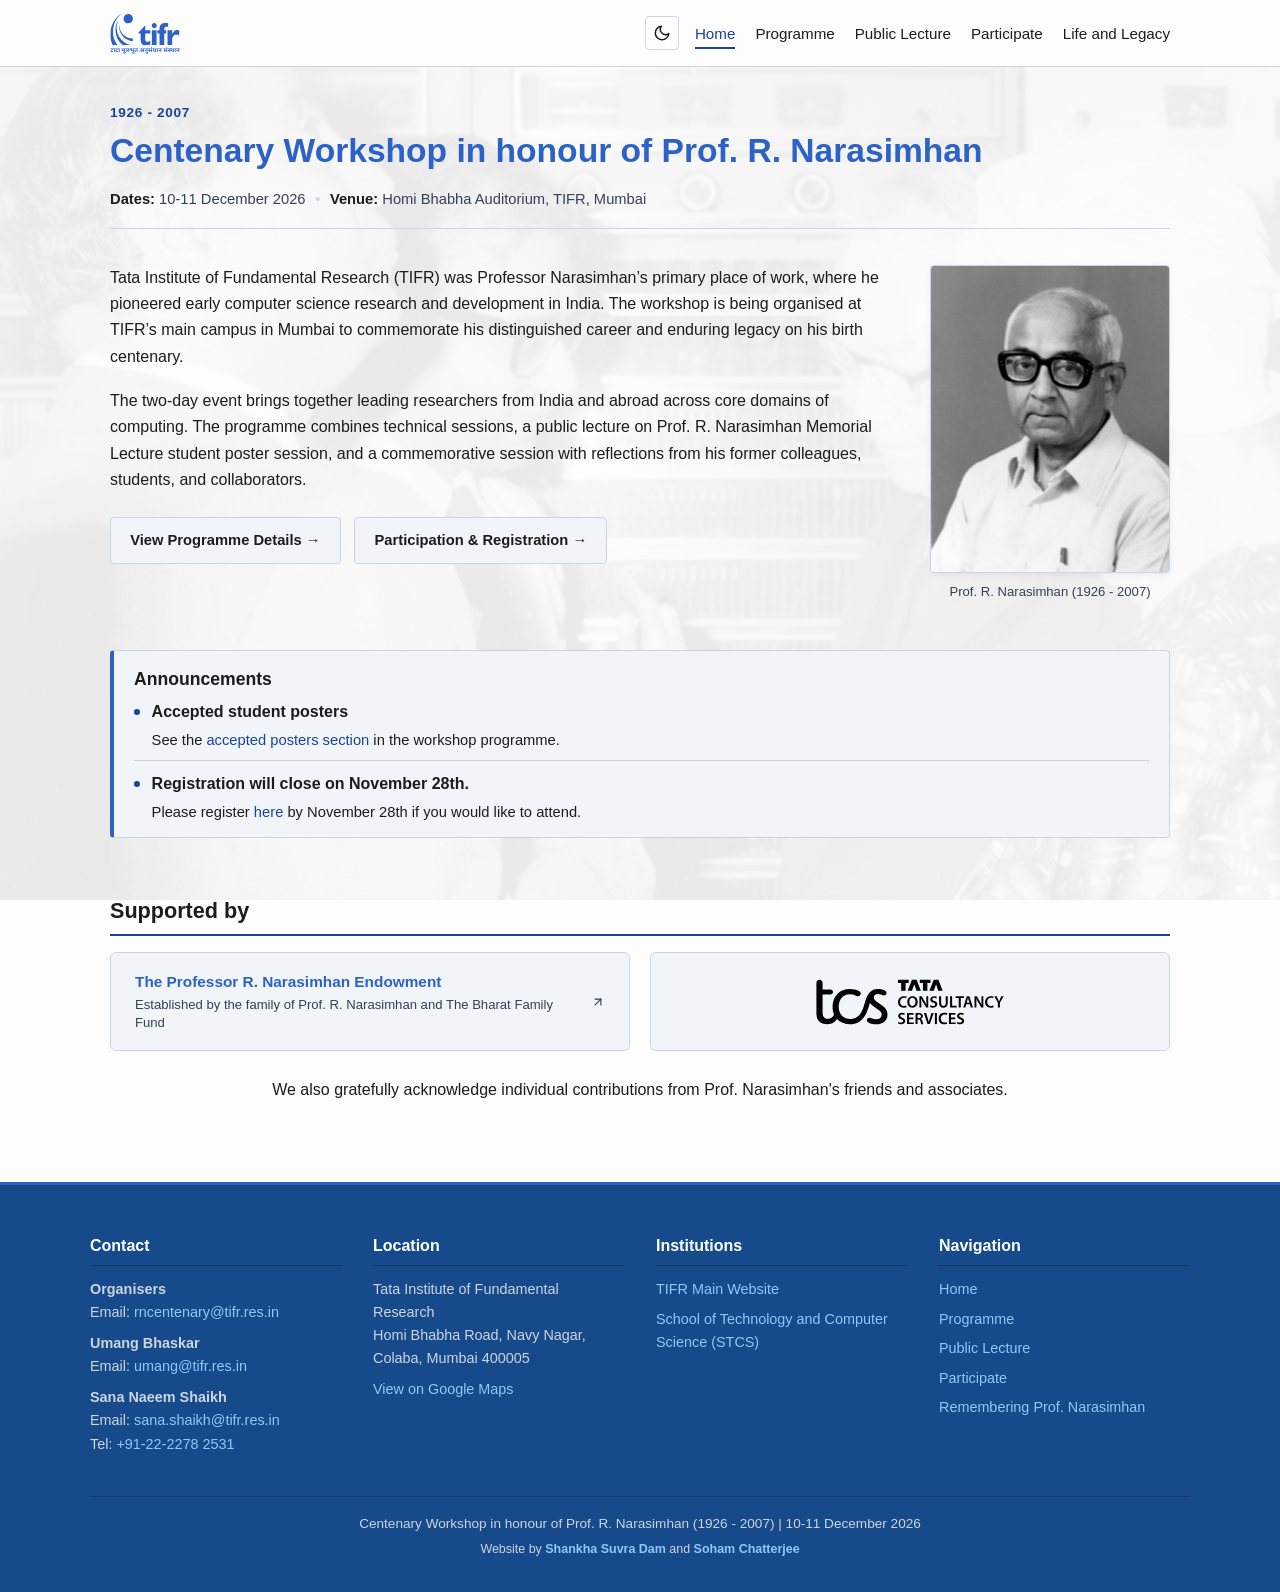
<file: index.html>
<!doctype html>
<html lang="en" data-theme="light">
  <head>
    <meta charset="UTF-8" />
    <meta name="viewport" content="width=device-width, initial-scale=1.0" />
    <title>
      Centenary Workshop: Prof. R. Narasimhan (1926 - 2007) | TIFR Mumbai
    </title>
    <link
      rel="icon"
      type="image/svg+xml"
      href="assets/tifr-favicon.svg"
      id="site-favicon"
    />
    <link rel="stylesheet" href="css/style.css" />
  </head>
  <body data-page="home">
    <header class="site-header">
      <div class="nav-container">
        <a href="index.html" class="brand-link">
          <img
            id="brand-logo"
            class="brand-logo"
            src="assets/tifr-logo-blue.svg"
            alt="TIFR Logo"
          />
        </a>

        <div class="nav-controls">
          <!-- Theme toggle: visible by default on both desktop and mobile -->
          <button
            id="theme-toggle"
            class="theme-toggle-btn"
            type="button"
            aria-label="Switch to dark theme"
          >
            <!-- Sun icon (visible in dark mode) -->
            <svg
              class="theme-icon icon-sun"
              width="18"
              height="18"
              viewBox="0 0 24 24"
              fill="none"
              stroke="currentColor"
              stroke-width="2"
              stroke-linecap="round"
              stroke-linejoin="round"
              aria-hidden="true"
            >
              <circle cx="12" cy="12" r="5"></circle>
              <line x1="12" y1="1" x2="12" y2="3"></line>
              <line x1="12" y1="21" x2="12" y2="23"></line>
              <line x1="4.22" y1="4.22" x2="5.64" y2="5.64"></line>
              <line x1="18.36" y1="18.36" x2="19.78" y2="19.78"></line>
              <line x1="1" y1="12" x2="3" y2="12"></line>
              <line x1="21" y1="12" x2="23" y2="12"></line>
              <line x1="4.22" y1="19.78" x2="5.64" y2="18.36"></line>
              <line x1="18.36" y1="5.64" x2="19.78" y2="4.22"></line>
            </svg>
            <!-- Moon crescent icon (visible in light mode) -->
            <svg
              class="theme-icon icon-moon"
              width="18"
              height="18"
              viewBox="0 0 24 24"
              fill="none"
              stroke="currentColor"
              stroke-width="2"
              stroke-linecap="round"
              stroke-linejoin="round"
              aria-hidden="true"
            >
              <path d="M21 12.79A9 9 0 1 1 11.21 3 7 7 0 0 0 21 12.79z"></path>
            </svg>
          </button>

          <!-- Mobile hamburger: only visible on smaller viewports -->
          <button
            id="menu-toggle"
            class="mobile-menu-toggle"
            type="button"
            aria-label="Toggle menu"
            aria-expanded="false"
          >
            &#9776;
          </button>

          <nav>
            <ul id="primary-nav" class="nav-menu">
              <li><a href="index.html" class="active">Home</a></li>
              <li><a href="programme.html">Programme</a></li>
              <li><a href="public-lecture.html">Public Lecture</a></li>
              <li><a href="participate.html">Participate</a></li>
              <li><a href="remembering.html">Life and Legacy</a></li>
            </ul>
          </nav>
        </div>
      </div>
    </header>

    <main id="main-content">
      <header class="home-hero">
        <div class="hero-badge">1926 - 2007</div>
        <h1 class="hero-title">
          Centenary Workshop in honour of Prof. R. Narasimhan
        </h1>
        <div class="programme-details-bar">
          <span class="detail-item"
            ><strong>Dates:</strong> 10-11 December 2026</span
          >
          <span class="detail-bullet" aria-hidden="true">&bull;</span>
          <span class="detail-item"
            ><strong>Venue:</strong> Homi Bhabha Auditorium, TIFR, Mumbai</span
          >
        </div>
      </header>

      <section class="home-intro-section">
        <div class="home-intro-text">
          <p>
            Tata Institute of Fundamental Research (TIFR) was Professor
            Narasimhan’s primary place of work, where he pioneered early
            computer science research and development in India. The workshop is
            being organised at TIFR’s main campus in Mumbai to commemorate his
            distinguished career and enduring legacy on his birth centenary.
          </p>
          <p>
            The two-day event brings together leading researchers from India and
            abroad across core domains of computing. The programme combines
            technical sessions, a public lecture on Prof. R. Narasimhan Memorial
            Lecture student poster session, and a commemorative session with
            reflections from his former colleagues, students, and collaborators.
          </p>

          <div class="home-action-row">
            <a href="programme.html" class="btn-secondary"
              >View Programme Details &rarr;</a
            >
            <a href="participate.html" class="btn-secondary"
              >Participation & Registration &rarr;</a
            >
          </div>
        </div>

        <div class="profile-figure-wrap">
          <img
            src="assets/r_narasimhan_photo.jpg"
            alt="Prof. R. Narasimhan"
            class="profile-main-photo"
          />
          <p class="figure-caption">Prof. R. Narasimhan (1926 - 2007)</p>
        </div>
      </section>

      <!-- Announcements controlled by js/notices.js -->
      <div id="notices-mount" class="quote-section"></div>

      <!-- Dynamic Sponsors Strip -->
      <div id="sponsors-mount"></div>
    </main>

    <footer class="site-footer">
      <div class="footer-container">
        <div class="footer-col">
          <h4>Contact</h4>
          <p>
            <strong>Organisers</strong><br />Email:
            <a href="mailto:rncentenary@tifr.res.in">rncentenary@tifr.res.in</a>
          </p>

          <p>
            <strong>Umang Bhaskar</strong><br />Email:
            <a href="mailto:umang@tifr.res.in">umang@tifr.res.in</a>
          </p>
          <p>
            <strong>Sana Naeem Shaikh</strong><br />Email:
            <a href="mailto:sana.shaikh@tifr.res.in">sana.shaikh@tifr.res.in</a
            ><br />Tel:
            <a href="tel:+912222782531">+91-22-2278 2531</a>
          </p>
        </div>

        <div class="footer-col">
          <h4>Location</h4>
          <p>
            Tata Institute of Fundamental Research<br />Homi Bhabha Road, Navy
            Nagar, Colaba, Mumbai 400005
          </p>
          <p>
            <a
              href="https://maps.app.goo.gl/NHsNqvXtUPAAAsdW9"
              target="_blank"
              rel="noopener noreferrer"
              >View on Google Maps</a
            >
          </p>
        </div>

        <div class="footer-col">
          <h4>Institutions</h4>
          <ul>
            <li>
              <a
                href="https://www.tifr.res.in"
                target="_blank"
                rel="noopener noreferrer"
                >TIFR Main Website</a
              >
            </li>
            <li>
              <a
                href="https://www.tcs.tifr.res.in/web/"
                target="_blank"
                rel="noopener noreferrer"
                >School of Technology and Computer Science (STCS)</a
              >
            </li>
          </ul>
        </div>

        <div class="footer-col">
          <h4>Navigation</h4>
          <ul>
            <li><a href="index.html">Home</a></li>
            <li><a href="programme.html">Programme</a></li>
            <li><a href="public-lecture.html">Public Lecture</a></li>
            <li><a href="participate.html">Participate</a></li>
            <li><a href="remembering.html">Remembering Prof. Narasimhan</a></li>
          </ul>
        </div>
      </div>

      <div class="footer-bottom">
        <p>
          Centenary Workshop in honour of Prof. R. Narasimhan (1926 - 2007) |
          10-11 December 2026
        </p>
        <p class="footer-credit">
          Website by
          <a
            href="https://spidermath.github.io/"
            target="_blank"
            rel="noopener noreferrer"
            >Shankha Suvra Dam</a
          >
          and
          <a
            href="https://sohamch08.github.io/"
            target="_blank"
            rel="noopener noreferrer"
            >Soham Chatterjee</a
          >
        </p>
      </div>
    </footer>

    <script src="js/theme.js"></script>
    <script src="js/notices.js"></script>
    <script src="js/data.js"></script>
    <script src="js/sponsors.js"></script>
  </body>
</html>
</file>
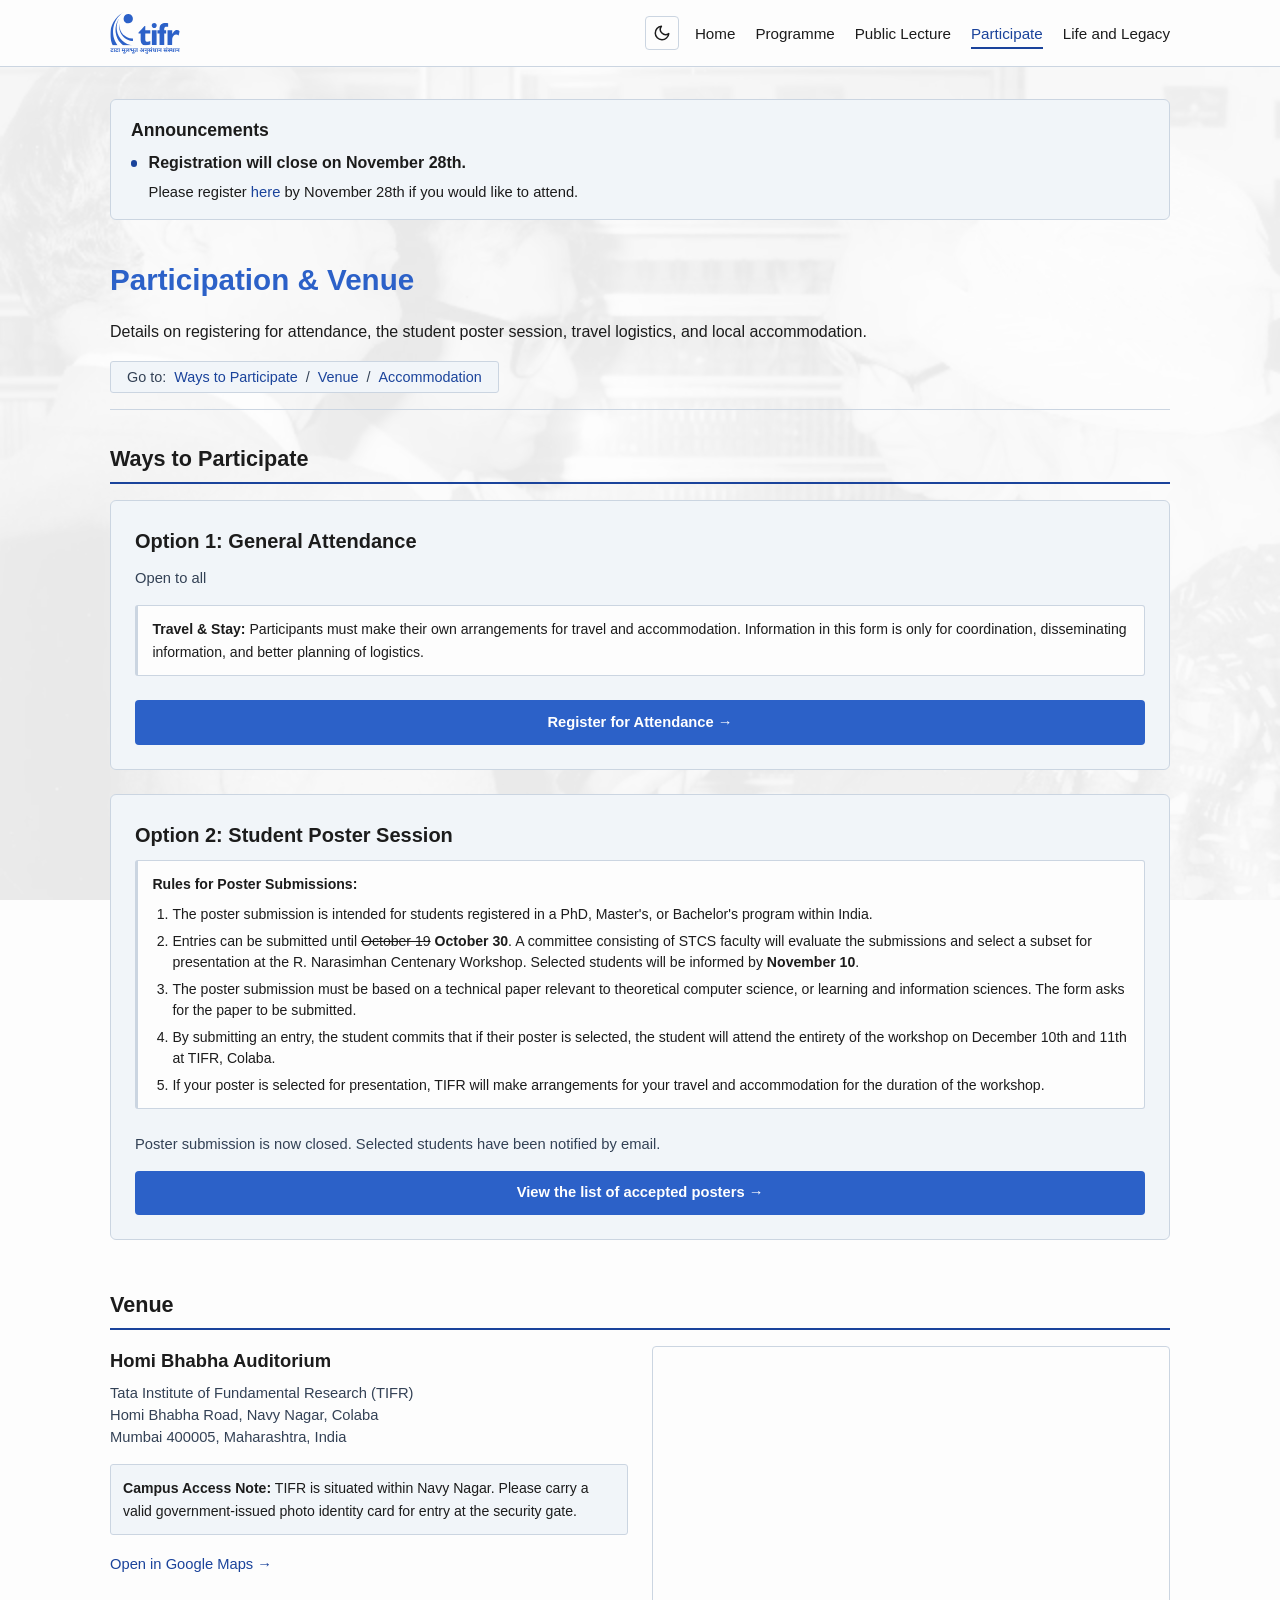
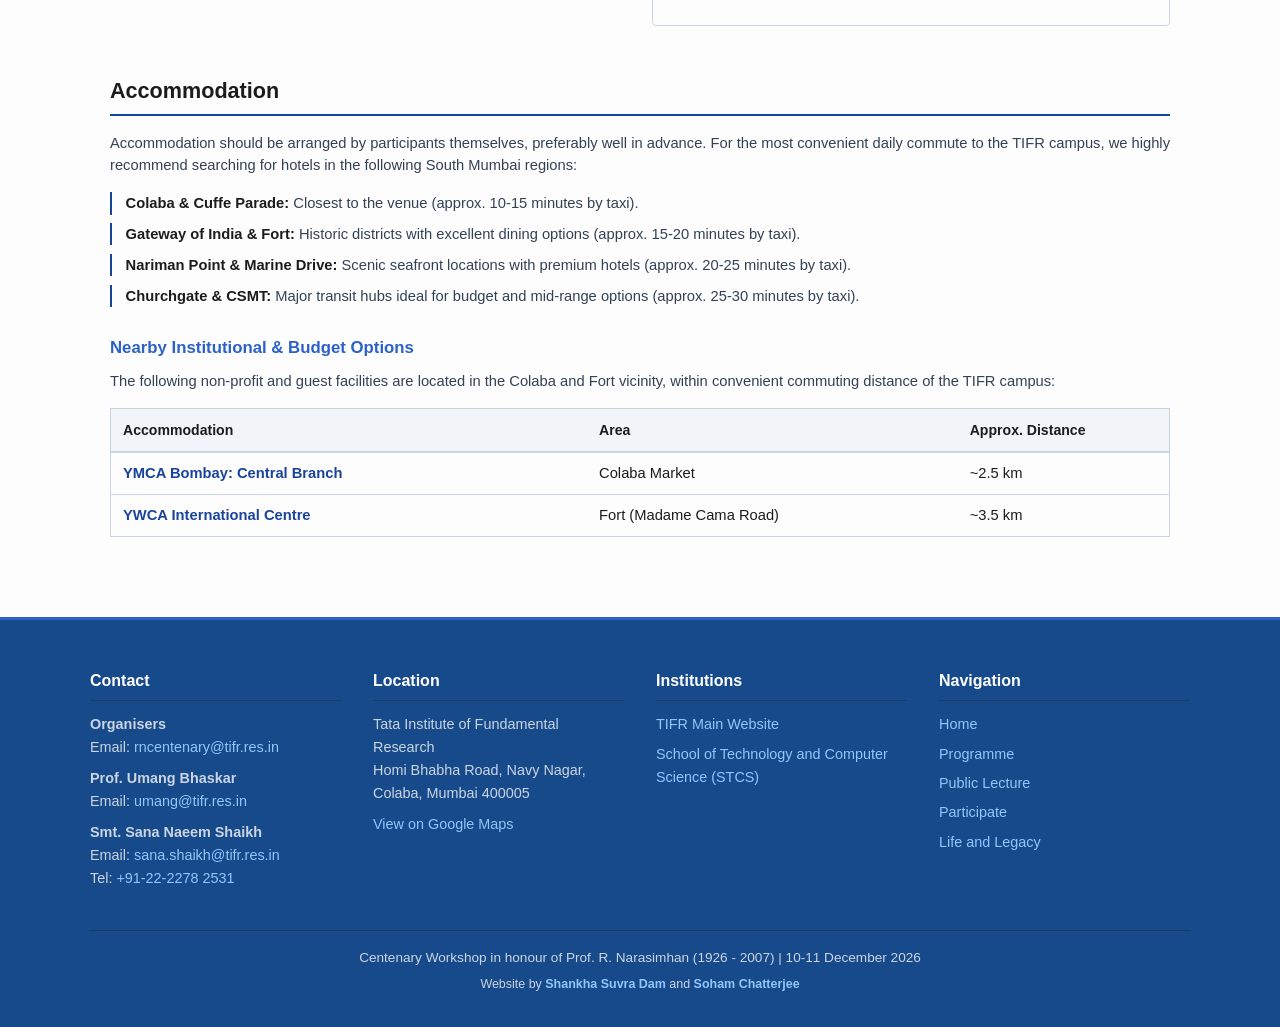
<file: participate.html>
<!doctype html>
<html lang="en" data-theme="light">
    <head>
        <meta charset="UTF-8" />
        <meta name="viewport" content="width=device-width, initial-scale=1.0" />
        <title>Participate | Centenary Workshop for Prof. R. Narasimhan</title>
        <link rel="icon" type="image/svg+xml" href="assets/tifr-favicon.svg" id="site-favicon" />
        <link rel="stylesheet" href="css/style.css" />
    </head>
    <body data-page="participate">
        <header class="site-header">
            <div class="nav-container">
                <a href="index.html" class="brand-link">
                    <img id="brand-logo" class="brand-logo" src="assets/tifr-logo-blue.svg" alt="TIFR Logo" />
                </a>

                <div class="nav-controls">
                    <button id="theme-toggle" class="theme-toggle-btn" type="button" aria-label="Switch to dark theme">
                        <svg
                            class="theme-icon icon-sun"
                            width="18"
                            height="18"
                            viewBox="0 0 24 24"
                            fill="none"
                            stroke="currentColor"
                            stroke-width="2"
                            stroke-linecap="round"
                            stroke-linejoin="round"
                            aria-hidden="true"
                        >
                            <circle cx="12" cy="12" r="5"></circle>
                            <line x1="12" y1="1" x2="12" y2="3"></line>
                            <line x1="12" y1="21" x2="12" y2="23"></line>
                            <line x1="4.22" y1="4.22" x2="5.64" y2="5.64"></line>
                            <line x1="18.36" y1="18.36" x2="19.78" y2="19.78"></line>
                            <line x1="1" y1="12" x2="3" y2="12"></line>
                            <line x1="21" y1="12" x2="23" y2="12"></line>
                            <line x1="4.22" y1="19.78" x2="5.64" y2="18.36"></line>
                            <line x1="18.36" y1="5.64" x2="19.78" y2="4.22"></line>
                        </svg>
                        <svg
                            class="theme-icon icon-moon"
                            width="18"
                            height="18"
                            viewBox="0 0 24 24"
                            fill="none"
                            stroke="currentColor"
                            stroke-width="2"
                            stroke-linecap="round"
                            stroke-linejoin="round"
                            aria-hidden="true"
                        >
                            <path d="M21 12.79A9 9 0 1 1 11.21 3 7 7 0 0 0 21 12.79z"></path>
                        </svg>
                    </button>

                    <button
                        id="menu-toggle"
                        class="mobile-menu-toggle"
                        type="button"
                        aria-label="Toggle menu"
                        aria-expanded="false"
                    >
                        &#9776;
                    </button>

                    <nav>
                        <ul id="primary-nav" class="nav-menu">
                            <li><a href="index.html">Home</a></li>
                            <li><a href="programme.html">Programme</a></li>
                            <li><a href="public-lecture.html">Public Lecture</a></li>
                            <li><a href="participate.html" class="active">Participate</a></li>
                            <li><a href="remembering.html">Life and Legacy</a></li>
                        </ul>
                    </nav>
                </div>
            </div>
        </header>

        <main id="main-content">
            <div id="notices-mount"></div>

            <div class="programme-header">
                <h1 class="page-title">Participation & Venue</h1>
                <p class="programme-meta">
                    Details on registering for attendance, the student poster session, travel logistics, and local
                    accommodation.
                </p>

                <nav class="section-jump-nav" aria-label="Page sub-navigation">
                    <span>Go to:</span>
                    <a href="#engagement-tracks">Ways to Participate</a>
                    <span class="jump-separator">/</span>
                    <a href="#venue-location">Venue</a>
                    <span class="jump-separator">/</span>
                    <a href="#accommodation-guide">Accommodation</a>
                </nav>
            </div>

            <!-- Section 1: Two Ways to Participate -->
            <section id="engagement-tracks" class="programme-block">
                <h2 class="section-heading">Ways to Participate</h2>

                <div class="participation-grid">
                    <!-- Track 1: General Attendance -->
                    <article class="track-card">
                        <h3 class="track-title">Option 1: General Attendance</h3>
                        <p class="track-description">Open to all</p>

                        <div class="track-policy-box">
                            <strong>Travel & Stay:</strong> Participants must make their own arrangements for travel and
                            accommodation. Information in this form is only for coordination, disseminating information, and better planning of logistics.
                        </div>

                        <a
                            href="https://forms.gle/dMWKAp92bVZXLoBAA"
                            target="_blank"
                            rel="noopener noreferrer"
                            class="btn-primary"
                        >
                            Register for Attendance &rarr;
                        </a>
                    </article>

                    <!-- Track 2: Student Poster Submissions -->
                    <article class="track-card">
                        <h3 class="track-title">Option 2: Student Poster Session</h3>

                        <div class="track-policy-box">
                            <strong>Rules for Poster Submissions:</strong>
                            <ol class="poster-rules-list">
                                <li>The poster submission is intended for students registered in a PhD, Master's, or Bachelor's program within India.</li>
                                <li>Entries can be submitted until <strike>October 19</strike> <strong>October 30</strong>. A committee consisting of STCS faculty will evaluate the submissions and select a subset for presentation at the R. Narasimhan Centenary Workshop. Selected students will be informed by <strong>November 10</strong>.</li>
                                <li>The poster submission must be based on a technical paper relevant to theoretical computer science, or learning and information sciences. The form asks for the paper to be submitted.</li>
                                <li>By submitting an entry, the student commits that if their poster is selected, the student will attend the entirety of the workshop on December 10th and 11th at TIFR, Colaba.</li>
                                <li>If your poster is selected for presentation, TIFR will make arrangements for your travel and accommodation for the duration of the workshop.</li>
                            </ol>
                        </div>

                        <p class="track-description">Poster submission is now closed. Selected students have been notified by email.</p>
                        <a href="programme.html#accepted-posters" class="btn-primary">
                            View the list of accepted posters &rarr;
                        </a>
                    </article>
                </div>
            </section>

            <!-- Section 2: Venue and Location -->
            <section id="venue-location" class="programme-block">
                <h2 class="section-heading">Venue</h2>

                <div class="venue-layout">
                    <div class="venue-info">
                        <h3>Homi Bhabha Auditorium</h3>
                        <p class="venue-address">
                            Tata Institute of Fundamental Research (TIFR)<br />
                            Homi Bhabha Road, Navy Nagar, Colaba<br />
                            Mumbai 400005, Maharashtra, India
                        </p>

                        <div class="venue-notice">
                            <strong>Campus Access Note:</strong> TIFR is situated within Navy Nagar. Please carry a
                            valid government-issued photo identity card for entry at the security gate.
                        </div>

                        <p class="venue-links">
                            <a
                                href="https://maps.app.goo.gl/NHsNqvXtUPAAAsdW9"
                                target="_blank"
                                rel="noopener noreferrer"
                                >Open in Google Maps &rarr;</a
                            >
                        </p>
                    </div>

                    <div class="map-wrapper">
                        <iframe
                            title="Google Map of Homi Bhabha Auditorium, TIFR Mumbai"
                            src="https://maps.google.com/maps?q=Homi+Bhabha+Auditorium,+TIFR,+Mumbai&t=&z=15&ie=UTF8&iwloc=&output=embed"
                            loading="lazy"
                            allowfullscreen
                        >
                        </iframe>
                    </div>
                </div>
            </section>

            <!-- Section 3: Accommodation -->
            <section id="accommodation-guide" class="programme-block">
                <h2 class="section-heading">Accommodation</h2>

                <p class="accommodation-note">
                    Accommodation should be arranged by participants themselves, preferably well in advance. For the
                    most convenient daily commute to the TIFR campus, we highly recommend searching for hotels in the
                    following South Mumbai regions:
                </p>

                <ul class="accommodation-regions-list">
                    <li>
                        <strong>Colaba & Cuffe Parade:</strong> Closest to the venue (approx. 10-15 minutes by taxi).
                    </li>
                    <li>
                        <strong>Gateway of India & Fort:</strong> Historic districts with excellent dining options
                        (approx. 15-20 minutes by taxi).
                    </li>
                    <li>
                        <strong>Nariman Point & Marine Drive:</strong> Scenic seafront locations with premium hotels
                        (approx. 20-25 minutes by taxi).
                    </li>
                    <li>
                        <strong>Churchgate & CSMT:</strong> Major transit hubs ideal for budget and mid-range options
                        (approx. 25-30 minutes by taxi).
                    </li>
                </ul>

                <h3 class="accommodation-subheading">Nearby Institutional & Budget Options</h3>
                <p class="accommodation-note">
                    The following non-profit and guest facilities are located in the Colaba and Fort vicinity, within
                    convenient commuting distance of the TIFR campus:
                </p>

                <table class="timetable hotel-table">
                    <thead>
                        <tr>
                            <th class="hotel-th-name">Accommodation</th>
                            <th class="hotel-th-area">Area</th>
                            <th class="hotel-th-dist">Approx. Distance</th>
                        </tr>
                    </thead>
                    <tbody>
                        <tr>
                            <td>
                                <strong
                                    ><a
                                        href="https://ymcabombay.org/central-branch-colaba/"
                                        target="_blank"
                                        rel="noopener noreferrer"
                                        >YMCA Bombay: Central Branch</a
                                    ></strong
                                >
                            </td>
                            <td>Colaba Market</td>
                            <td>~2.5 km</td>
                        </tr>
                        <tr>
                            <td>
                                <strong
                                    ><a href="https://www.ywcaic.info/" target="_blank" rel="noopener noreferrer"
                                        >YWCA International Centre</a
                                    ></strong
                                >
                            </td>
                            <td>Fort (Madame Cama Road)</td>
                            <td>~3.5 km</td>
                        </tr>
                    </tbody>
                </table>
            </section>
        </main>

        <footer class="site-footer">
            <div class="footer-container">
                <div class="footer-col">
                    <h4>Contact</h4>
                    <p>
                        <strong>Organisers</strong><br />Email:
                        <a href="mailto:rncentenary@tifr.res.in">rncentenary@tifr.res.in</a>
                    </p>

                    <p>
                        <strong>Prof. Umang Bhaskar</strong><br />Email:
                        <a href="mailto:umang@tifr.res.in">umang@tifr.res.in</a>
                    </p>
                    <p>
                        <strong>Smt. Sana Naeem Shaikh</strong><br />Email:
                        <a href="mailto:sana.shaikh@tifr.res.in">sana.shaikh@tifr.res.in</a><br />Tel:
                        <a href="tel:+912222782531">+91-22-2278 2531</a>
                    </p>
                </div>

                <div class="footer-col">
                    <h4>Location</h4>
                    <p>
                        Tata Institute of Fundamental Research<br />Homi Bhabha Road, Navy Nagar, Colaba, Mumbai 400005
                    </p>
                    <p>
                        <a href="https://maps.app.goo.gl/NHsNqvXtUPAAAsdW9" target="_blank" rel="noopener noreferrer"
                            >View on Google Maps</a
                        >
                    </p>
                </div>

                <div class="footer-col">
                    <h4>Institutions</h4>
                    <ul>
                        <li>
                            <a href="https://www.tifr.res.in" target="_blank" rel="noopener noreferrer"
                                >TIFR Main Website</a
                            >
                        </li>
                        <li>
                            <a href="https://www.tcs.tifr.res.in/web/" target="_blank" rel="noopener noreferrer"
                                >School of Technology and Computer Science (STCS)</a
                            >
                        </li>
                    </ul>
                </div>

                <div class="footer-col">
                    <h4>Navigation</h4>
                    <ul>
                        <li><a href="index.html">Home</a></li>
                        <li><a href="programme.html">Programme</a></li>
                        <li><a href="public-lecture.html">Public Lecture</a></li>
                        <li><a href="participate.html">Participate</a></li>
                        <li><a href="remembering.html">Life and Legacy</a></li>
                    </ul>
                </div>
            </div>

            <div class="footer-bottom">
                <p>Centenary Workshop in honour of Prof. R. Narasimhan (1926 - 2007) | 10-11 December 2026</p>
                <p class="footer-credit">
                    Website by
                    <a href="https://spidermath.github.io/" target="_blank" rel="noopener noreferrer"
                        >Shankha Suvra Dam</a
                    > and <a href="https://sohamch08.github.io/" target="_blank" rel="noopener noreferrer"
                        >Soham Chatterjee</a
                    >
                </p>
            </div>
        </footer>

        <script src="js/theme.js"></script>
        <script src="js/notices.js"></script>
    </body>
</html>
</file>
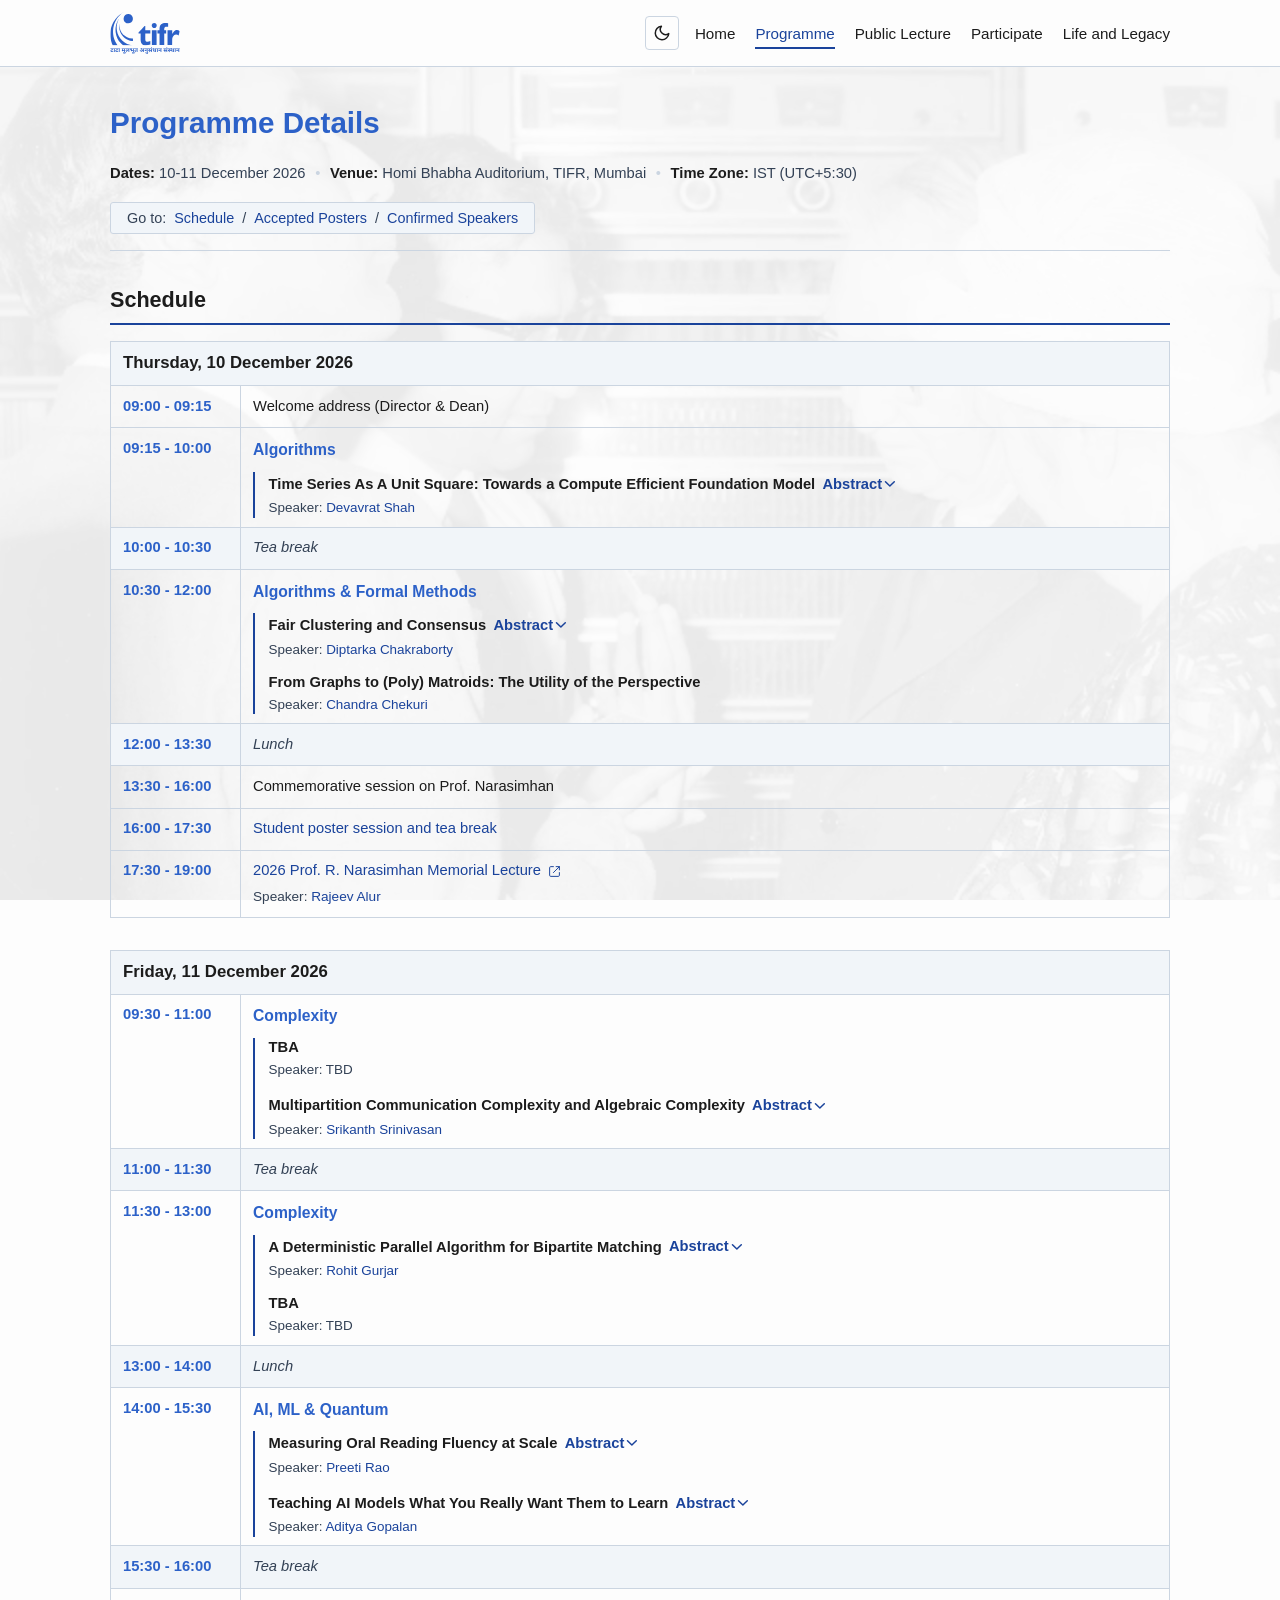
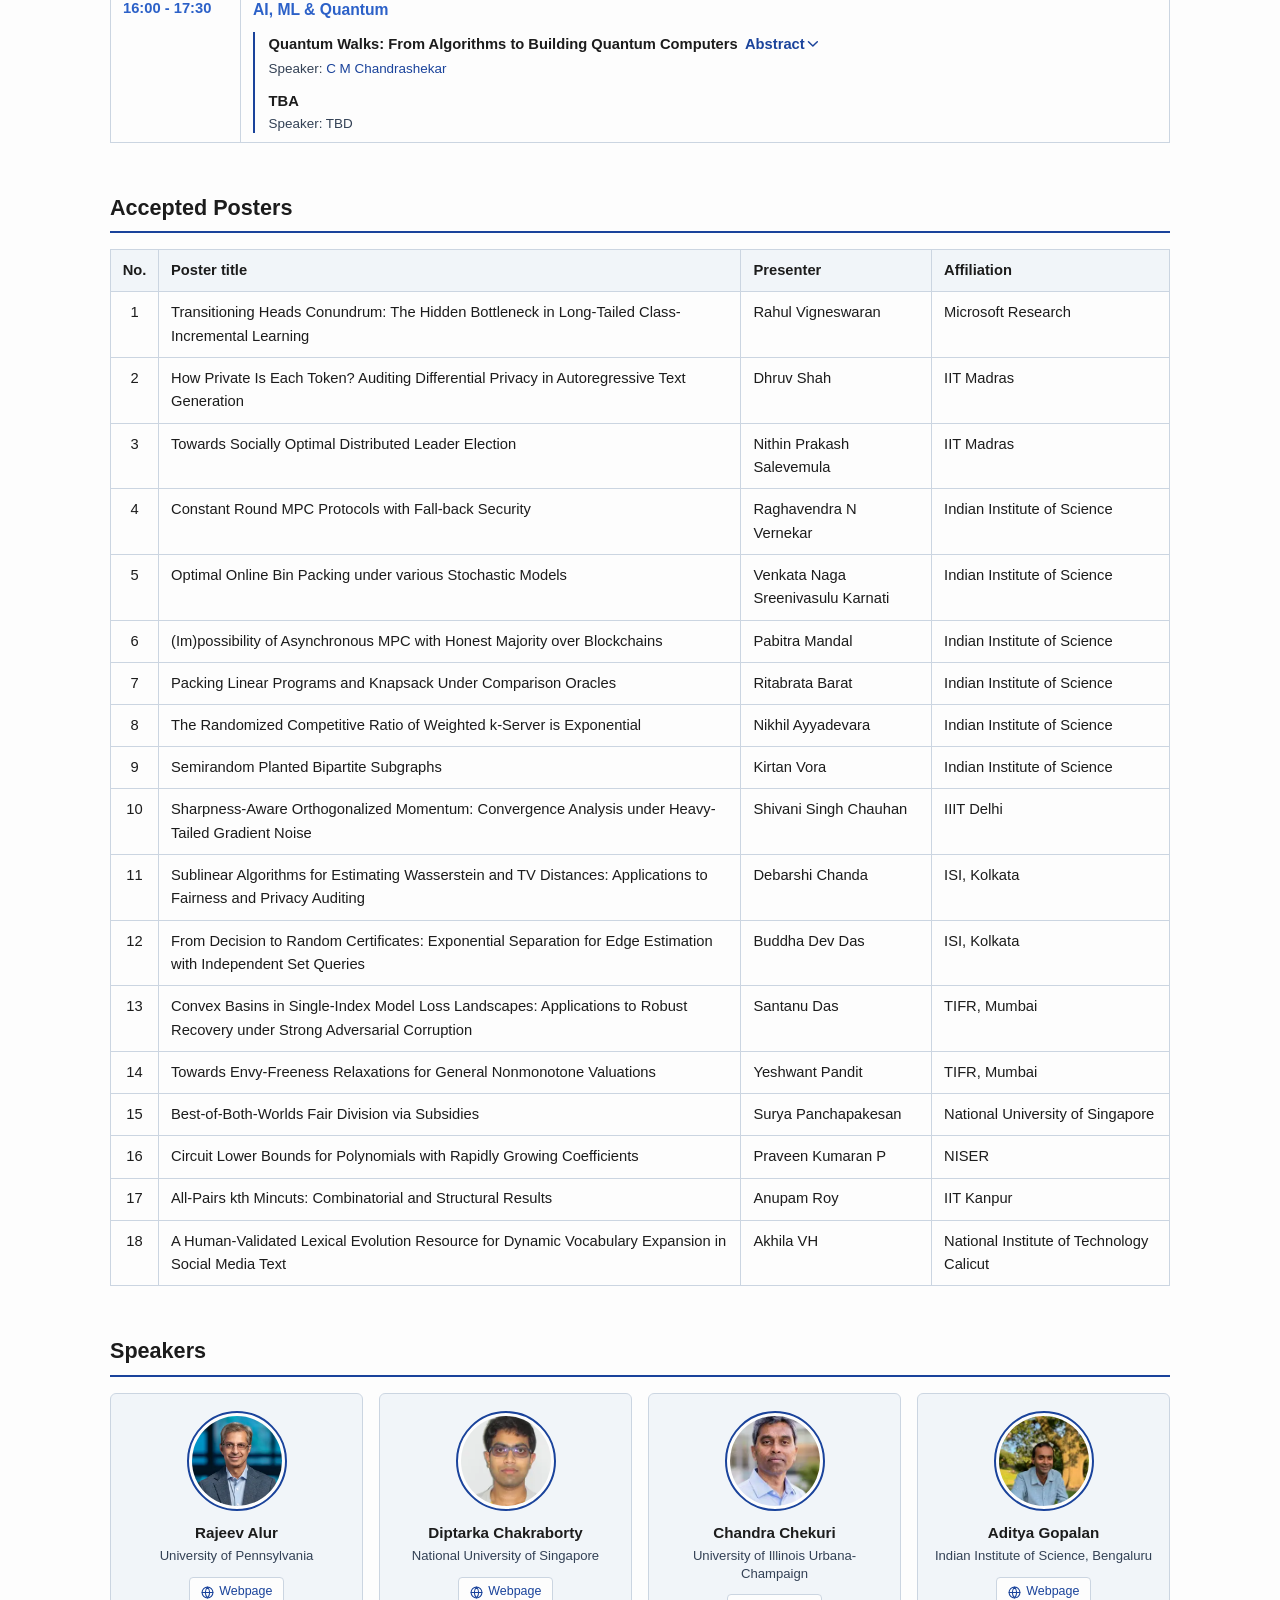
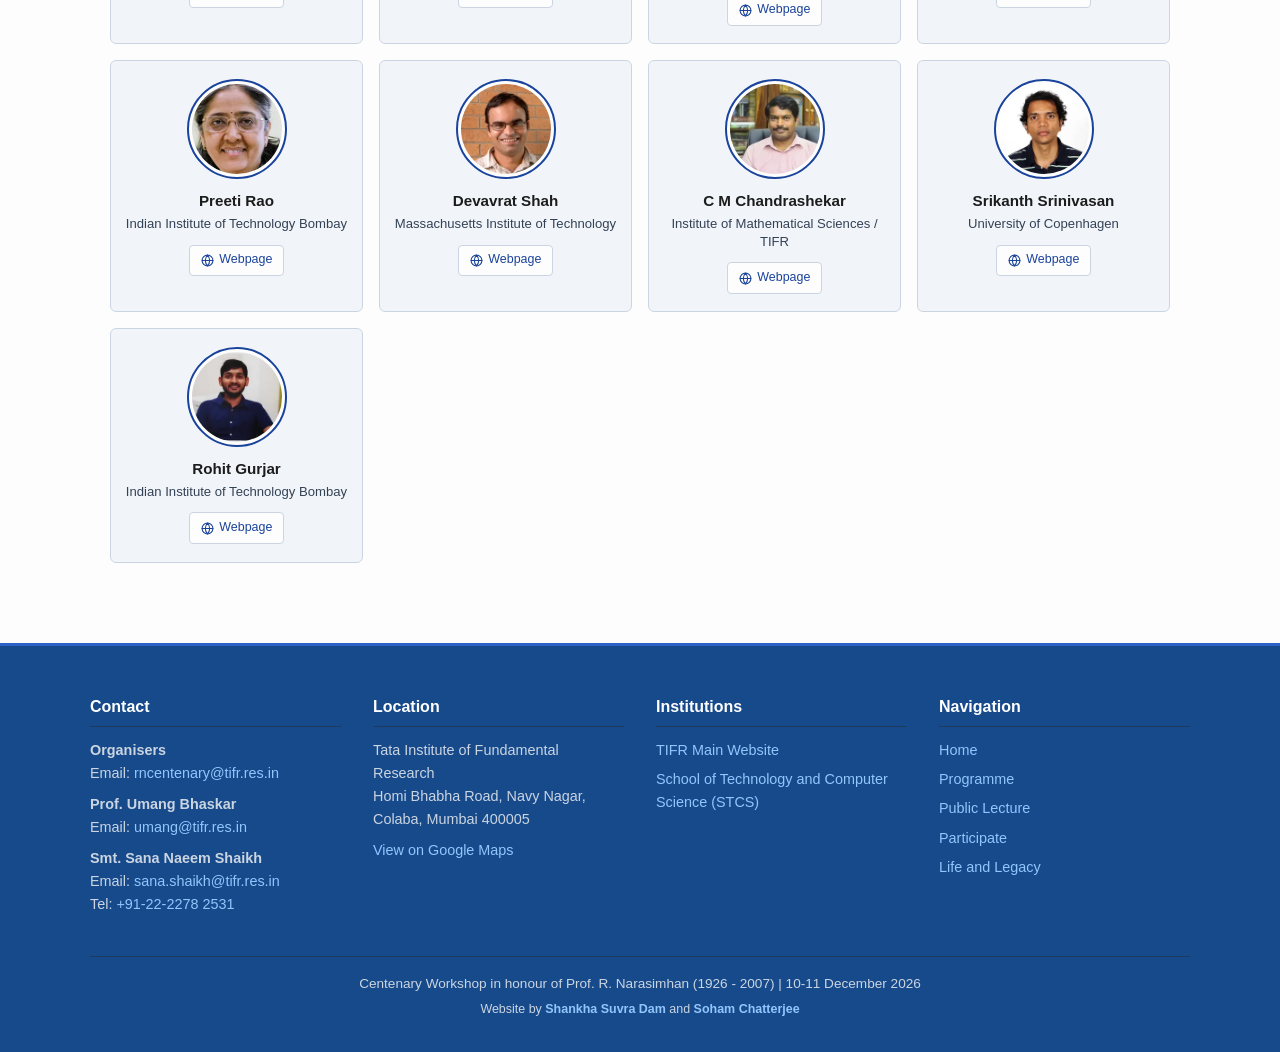
<file: programme.html>
<!doctype html>
<html lang="en" data-theme="light">
    <head>
        <meta charset="UTF-8" />
        <meta name="viewport" content="width=device-width, initial-scale=1.0" />
        <title>Programme Details | Centenary Workshop for Prof. R. Narasimhan</title>
        <link rel="icon" type="image/svg+xml" href="assets/tifr-favicon.svg" id="site-favicon" />
        <link rel="stylesheet" href="css/style.css" />
    </head>
    <body data-page="programme">
        <header class="site-header">
            <div class="nav-container">
                <a href="index.html" class="brand-link">
                    <img id="brand-logo" class="brand-logo" src="assets/tifr-logo-blue.svg" alt="TIFR Logo" />
                </a>

                <div class="nav-controls">
                    <button id="theme-toggle" class="theme-toggle-btn" type="button" aria-label="Switch to dark theme">
                        <svg
                            class="theme-icon icon-sun"
                            width="18"
                            height="18"
                            viewBox="0 0 24 24"
                            fill="none"
                            stroke="currentColor"
                            stroke-width="2"
                            stroke-linecap="round"
                            stroke-linejoin="round"
                            aria-hidden="true"
                        >
                            <circle cx="12" cy="12" r="5"></circle>
                            <line x1="12" y1="1" x2="12" y2="3"></line>
                            <line x1="12" y1="21" x2="12" y2="23"></line>
                            <line x1="4.22" y1="4.22" x2="5.64" y2="5.64"></line>
                            <line x1="18.36" y1="18.36" x2="19.78" y2="19.78"></line>
                            <line x1="1" y1="12" x2="3" y2="12"></line>
                            <line x1="21" y1="12" x2="23" y2="12"></line>
                            <line x1="4.22" y1="19.78" x2="5.64" y2="18.36"></line>
                            <line x1="18.36" y1="5.64" x2="19.78" y2="4.22"></line>
                        </svg>
                        <svg
                            class="theme-icon icon-moon"
                            width="18"
                            height="18"
                            viewBox="0 0 24 24"
                            fill="none"
                            stroke="currentColor"
                            stroke-width="2"
                            stroke-linecap="round"
                            stroke-linejoin="round"
                            aria-hidden="true"
                        >
                            <path d="M21 12.79A9 9 0 1 1 11.21 3 7 7 0 0 0 21 12.79z"></path>
                        </svg>
                    </button>

                    <button
                        id="menu-toggle"
                        class="mobile-menu-toggle"
                        type="button"
                        aria-label="Toggle menu"
                        aria-expanded="false"
                    >
                        &#9776;
                    </button>

                    <nav>
                        <ul id="primary-nav" class="nav-menu">
                            <li><a href="index.html">Home</a></li>
                            <li><a href="programme.html" class="active">Programme</a></li>
                            <li><a href="public-lecture.html">Public Lecture</a></li>
                            <li><a href="participate.html">Participate</a></li>
                            <li><a href="remembering.html">Life and Legacy</a></li>
                        </ul>
                    </nav>
                </div>
            </div>
        </header>

        <main id="main-content">
            <div id="notices-mount"></div>

            <div class="programme-header">
                <h1 class="page-title">Programme Details</h1>

                <div class="programme-details-bar">
                    <span class="detail-item"><strong>Dates:</strong> 10-11 December 2026</span>
                    <span class="detail-bullet" aria-hidden="true">&bull;</span>
                    <span class="detail-item"><strong>Venue:</strong> Homi Bhabha Auditorium, TIFR, Mumbai</span>
                    <span class="detail-bullet" aria-hidden="true">&bull;</span>
                    <span class="detail-item"><strong>Time Zone:</strong> IST (UTC+5:30)</span>
                </div>

                <nav class="section-jump-nav" aria-label="Page sub-navigation">
                    <span>Go to:</span>
                    <a href="#schedule-section">Schedule</a>
                    <span class="jump-separator">/</span>
                    <a href="#accepted-posters">Accepted Posters</a>
                    <span class="jump-separator">/</span>
                    <a href="#speakers-section">Confirmed Speakers</a>
                </nav>
            </div>

            <!-- Schedule section -->
            <section id="schedule-section" class="programme-block">
                <h2 class="section-heading">Schedule</h2>
                <div id="schedule-mount"></div>
            </section>

            <section id="accepted-posters" class="programme-block">
                <h2 id="accepted-posters-heading" class="section-heading">Accepted Posters</h2>
                <table class="poster-list" aria-labelledby="accepted-posters-heading">
                    <thead>
                        <tr>
                            <th scope="col" aria-label="Poster number">No.</th>
                            <th scope="col">Poster title</th>
                            <th scope="col">Presenter</th>
                            <th scope="col">Affiliation</th>
                        </tr>
                    </thead>
                    <tbody id="posters-mount">
                        <tr>
                            <td colspan="4" class="poster-list-empty">
                                <a href="posters.json">View the accepted posters as JSON</a>
                                <div class="poster-file-picker" hidden>
                                    <label>
                                        Choose <strong>posters.json</strong> from the website folder to display the list.
                                        <br />
                                        <input type="file" accept=".json,application/json" />
                                    </label>
                                    <p role="status"></p>
                                </div>
                            </td>
                        </tr>
                    </tbody>
                </table>
            </section>

            <!-- speakers section -->
            <section id="speakers-section" class="programme-block">
                <h2 class="section-heading">Speakers</h2>
                <div id="speakers-mount" class="speakers-grid"></div>
            </section>
        </main>

        <footer class="site-footer">
            <div class="footer-container">
                <div class="footer-col">
                    <h4>Contact</h4>
                    <p>
                        <strong>Organisers</strong><br />Email:
                        <a href="mailto:rncentenary@tifr.res.in">rncentenary@tifr.res.in</a>
                    </p>

                    <p>
                        <strong>Prof. Umang Bhaskar</strong><br />Email:
                        <a href="mailto:umang@tifr.res.in">umang@tifr.res.in</a>
                    </p>
                    <p>
                        <strong>Smt. Sana Naeem Shaikh</strong><br />Email:
                        <a href="mailto:sana.shaikh@tifr.res.in">sana.shaikh@tifr.res.in</a><br />Tel:
                        <a href="tel:+912222782531">+91-22-2278 2531</a>
                    </p>
                </div>

                <div class="footer-col">
                    <h4>Location</h4>
                    <p>
                        Tata Institute of Fundamental Research<br />Homi Bhabha Road, Navy Nagar, Colaba, Mumbai 400005
                    </p>
                    <p>
                        <a href="https://maps.app.goo.gl/NHsNqvXtUPAAAsdW9" target="_blank" rel="noopener noreferrer"
                            >View on Google Maps</a
                        >
                    </p>
                </div>

                <div class="footer-col">
                    <h4>Institutions</h4>
                    <ul>
                        <li>
                            <a href="https://www.tifr.res.in" target="_blank" rel="noopener noreferrer"
                                >TIFR Main Website</a
                            >
                        </li>
                        <li>
                            <a href="https://www.tcs.tifr.res.in/web/" target="_blank" rel="noopener noreferrer"
                                >School of Technology and Computer Science (STCS)</a
                            >
                        </li>
                    </ul>
                </div>

                <div class="footer-col">
                    <h4>Navigation</h4>
                    <ul>
                        <li><a href="index.html">Home</a></li>
                        <li><a href="programme.html">Programme</a></li>
                        <li><a href="public-lecture.html">Public Lecture</a></li>
                        <li><a href="participate.html">Participate</a></li>
                        <li><a href="remembering.html">Life and Legacy</a></li>
                    </ul>
                </div>
            </div>

            <div class="footer-bottom">
                <p>Centenary Workshop in honour of Prof. R. Narasimhan (1926 - 2007) | 10-11 December 2026</p>
                <p class="footer-credit">
                    Website by
                    <a href="https://spidermath.github.io/" target="_blank" rel="noopener noreferrer"
                        >Shankha Suvra Dam</a
                    > and <a href="https://sohamch08.github.io/" target="_blank" rel="noopener noreferrer"
                        >Soham Chatterjee</a
                    >
                </p>
            </div>
        </footer>

        <script src="js/theme.js"></script>
        <script src="js/data.js"></script>
        <script src="js/programme.js"></script>
        <script src="js/notices.js"></script>
    </body>
</html>
</file>
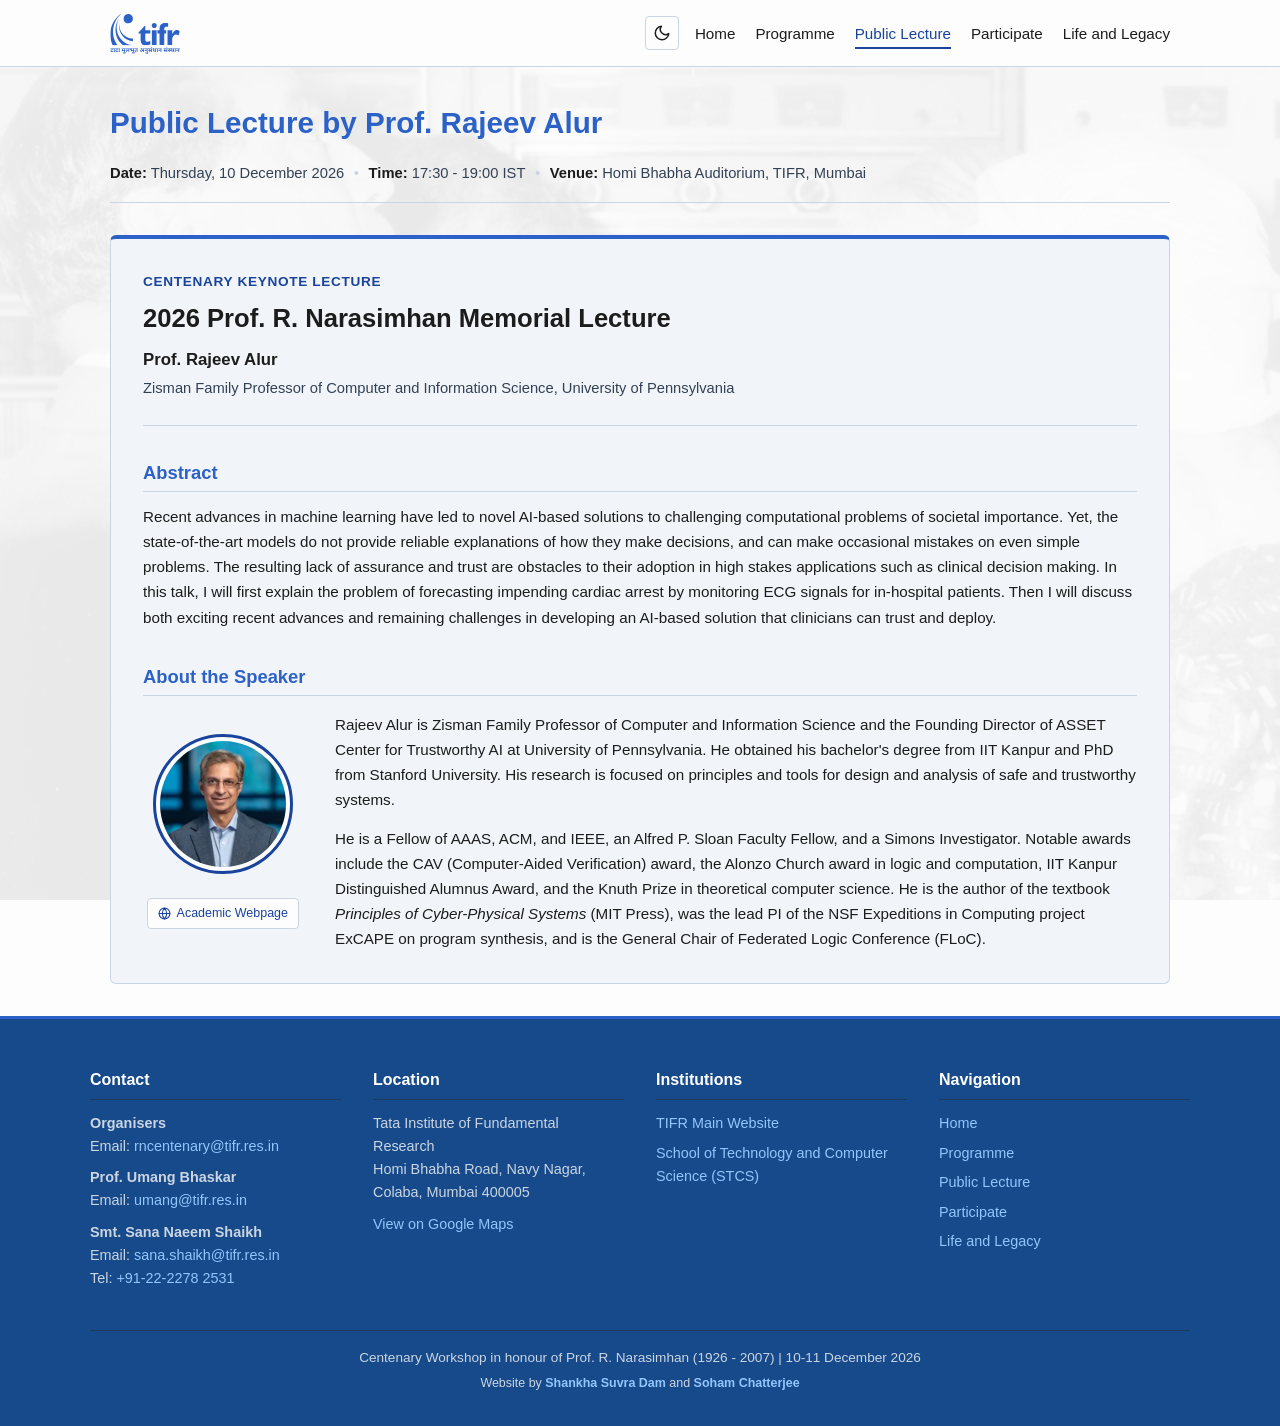
<file: public-lecture.html>
<!doctype html>
<html lang="en" data-theme="light">
  <head>
    <meta charset="UTF-8" />
    <meta name="viewport" content="width=device-width, initial-scale=1.0" />
    <title>
      Public Lecture: Prof. Rajeev Alur | Centenary Workshop for Prof. R.
      Narasimhan
    </title>
    <link
      rel="icon"
      type="image/svg+xml"
      href="assets/tifr-favicon.svg"
      id="site-favicon"
    />
    <link rel="stylesheet" href="css/style.css" />
  </head>
  <body data-page="publicLecture">
    <header class="site-header">
      <div class="nav-container">
        <a href="index.html" class="brand-link">
          <img
            id="brand-logo"
            class="brand-logo"
            src="assets/tifr-logo-blue.svg"
            alt="TIFR Logo"
          />
        </a>

        <div class="nav-controls">
          <button
            id="theme-toggle"
            class="theme-toggle-btn"
            type="button"
            aria-label="Switch to dark theme"
          >
            <svg
              class="theme-icon icon-sun"
              width="18"
              height="18"
              viewBox="0 0 24 24"
              fill="none"
              stroke="currentColor"
              stroke-width="2"
              stroke-linecap="round"
              stroke-linejoin="round"
              aria-hidden="true"
            >
              <circle cx="12" cy="12" r="5"></circle>
              <line x1="12" y1="1" x2="12" y2="3"></line>
              <line x1="12" y1="21" x2="12" y2="23"></line>
              <line x1="4.22" y1="4.22" x2="5.64" y2="5.64"></line>
              <line x1="18.36" y1="18.36" x2="19.78" y2="19.78"></line>
              <line x1="1" y1="12" x2="3" y2="12"></line>
              <line x1="21" y1="12" x2="23" y2="12"></line>
              <line x1="4.22" y1="19.78" x2="5.64" y2="18.36"></line>
              <line x1="18.36" y1="5.64" x2="19.78" y2="4.22"></line>
            </svg>
            <svg
              class="theme-icon icon-moon"
              width="18"
              height="18"
              viewBox="0 0 24 24"
              fill="none"
              stroke="currentColor"
              stroke-width="2"
              stroke-linecap="round"
              stroke-linejoin="round"
              aria-hidden="true"
            >
              <path d="M21 12.79A9 9 0 1 1 11.21 3 7 7 0 0 0 21 12.79z"></path>
            </svg>
          </button>

          <button
            id="menu-toggle"
            class="mobile-menu-toggle"
            type="button"
            aria-label="Toggle menu"
            aria-expanded="false"
          >
            &#9776;
          </button>

          <nav>
            <ul id="primary-nav" class="nav-menu">
              <li><a href="index.html">Home</a></li>
              <li><a href="programme.html">Programme</a></li>
              <li>
                <a href="public-lecture.html" class="active">Public Lecture</a>
              </li>
              <li><a href="participate.html">Participate</a></li>
              <li><a href="remembering.html">Life and Legacy</a></li>
            </ul>
          </nav>
        </div>
      </div>
    </header>

    <main id="main-content">
      <div id="notices-mount"></div>

      <div class="programme-header">
        <h1 class="page-title">Public Lecture by Prof. Rajeev Alur</h1>

        <div class="programme-details-bar">
          <span class="detail-item"
            ><strong>Date:</strong> Thursday, 10 December 2026</span
          >
          <span class="detail-bullet" aria-hidden="true">&bull;</span>
          <span class="detail-item"
            ><strong>Time:</strong> 17:30 - 19:00 IST</span
          >
          <span class="detail-bullet" aria-hidden="true">&bull;</span>
          <span class="detail-item"
            ><strong>Venue:</strong> Homi Bhabha Auditorium, TIFR, Mumbai</span
          >
        </div>
      </div>

      <!-- Main Lecture Card -->
      <article class="lecture-card">
        <header class="lecture-header">
          <div class="lecture-label">Centenary Keynote Lecture</div>
          <h2 class="lecture-title">
            2026 Prof. R. Narasimhan Memorial Lecture
          </h2>
          <div class="lecture-speaker-byline">
            <strong>Prof. Rajeev Alur</strong>
            <span
              >Zisman Family Professor of Computer and Information Science,
              University of Pennsylvania</span
            >
          </div>
        </header>

        <!-- Talk Abstract -->
        <section class="lecture-section">
          <h3 class="lecture-section-heading">Abstract</h3>
          <div class="lecture-abstract">
            <p>
              Recent advances in machine learning have led to novel AI-based
              solutions to challenging computational problems of societal
              importance. Yet, the state-of-the-art models do not provide
              reliable explanations of how they make decisions, and can make
              occasional mistakes on even simple problems. The resulting lack of
              assurance and trust are obstacles to their adoption in high stakes
              applications such as clinical decision making. In this talk, I
              will first explain the problem of forecasting impending cardiac
              arrest by monitoring ECG signals for in-hospital patients. Then I
              will discuss both exciting recent advances and remaining
              challenges in developing an AI-based solution that clinicians can
              trust and deploy.
            </p>
          </div>
        </section>

        <!-- Speaker Profile -->
        <section class="lecture-section">
          <h3 class="lecture-section-heading">About the Speaker</h3>

          <div class="speaker-profile-layout">
            <div class="speaker-profile-media">
              <img
                src="assets/rajeev-alur.webp"
                alt="Portrait of Prof. Rajeev Alur"
                class="speaker-profile-photo"
              />
              <a
                href="https://www.cis.upenn.edu/~alur/"
                class="speaker-web-pill"
                target="_blank"
                rel="noopener noreferrer"
                aria-label="Visit academic website of Prof. Rajeev Alur"
              >
                <svg
                  width="13"
                  height="13"
                  viewBox="0 0 24 24"
                  fill="none"
                  stroke="currentColor"
                  stroke-width="2"
                  stroke-linecap="round"
                  stroke-linejoin="round"
                  aria-hidden="true"
                >
                  <circle cx="12" cy="12" r="10"></circle>
                  <line x1="2" y1="12" x2="22" y2="12"></line>
                  <path
                    d="M12 2a15.3 15.3 0 0 1 4 10 15.3 15.3 0 0 1-4 10 15.3 15.3 0 0 1-4-10 15.3 15.3 0 0 1 4-10z"
                  ></path>
                </svg>
                <span>Academic Webpage</span>
              </a>
            </div>

            <div class="speaker-profile-bio">
              <p>
                Rajeev Alur is Zisman Family Professor of Computer and
                Information Science and the Founding Director of ASSET Center
                for Trustworthy AI at University of Pennsylvania. He obtained
                his bachelor's degree from IIT Kanpur and PhD from Stanford
                University. His research is focused on principles and tools for
                design and analysis of safe and trustworthy systems.
              </p>
              <p>
                He is a Fellow of AAAS, ACM, and IEEE, an Alfred P. Sloan
                Faculty Fellow, and a Simons Investigator. Notable awards
                include the CAV (Computer-Aided Verification) award, the Alonzo
                Church award in logic and computation, IIT Kanpur Distinguished
                Alumnus Award, and the Knuth Prize in theoretical computer
                science. He is the author of the textbook
                <i>Principles of Cyber-Physical Systems</i> (MIT Press), was the
                lead PI of the NSF Expeditions in Computing project ExCAPE on
                program synthesis, and is the General Chair of Federated Logic
                Conference (FLoC).
                <!--     Professor Alur's work on trustworthy AI systems is particularly relevant, given the -->
                <!--     widespread prevalence and capabilities of AI systems, as well as Professor Narasimhan's -->
                <!--     own research in language acquisition and artificial intelligence. -->
                <!-- </p> -->
                <!-- <p> -->
                <!--     His distinctions include the inaugural CAV Award, the inaugural Alonzo Church Award, the -->
                <!--     IIT Kanpur Distinguished Alumnus Award, the Knuth Prize, and the EATCS Award. -->
              </p>
            </div>
          </div>
        </section>
      </article>
    </main>

    <footer class="site-footer">
      <div class="footer-container">
        <div class="footer-col">
          <h4>Contact</h4>
          <p>
            <strong>Organisers</strong><br />Email:
            <a href="mailto:rncentenary@tifr.res.in">rncentenary@tifr.res.in</a>
          </p>

          <p>
            <strong>Prof. Umang Bhaskar</strong><br />Email:
            <a href="mailto:umang@tifr.res.in">umang@tifr.res.in</a>
          </p>
          <p>
            <strong>Smt. Sana Naeem Shaikh</strong><br />Email:
            <a href="mailto:sana.shaikh@tifr.res.in">sana.shaikh@tifr.res.in</a
            ><br />Tel:
            <a href="tel:+912222782531">+91-22-2278 2531</a>
          </p>
        </div>

        <div class="footer-col">
          <h4>Location</h4>
          <p>
            Tata Institute of Fundamental Research<br />Homi Bhabha Road, Navy
            Nagar, Colaba, Mumbai 400005
          </p>
          <p>
            <a
              href="https://maps.app.goo.gl/NHsNqvXtUPAAAsdW9"
              target="_blank"
              rel="noopener noreferrer"
              >View on Google Maps</a
            >
          </p>
        </div>

        <div class="footer-col">
          <h4>Institutions</h4>
          <ul>
            <li>
              <a
                href="https://www.tifr.res.in"
                target="_blank"
                rel="noopener noreferrer"
                >TIFR Main Website</a
              >
            </li>
            <li>
              <a
                href="https://www.tcs.tifr.res.in/web/"
                target="_blank"
                rel="noopener noreferrer"
                >School of Technology and Computer Science (STCS)</a
              >
            </li>
          </ul>
        </div>

        <div class="footer-col">
          <h4>Navigation</h4>
          <ul>
            <li><a href="index.html">Home</a></li>
            <li><a href="programme.html">Programme</a></li>
            <li><a href="public-lecture.html">Public Lecture</a></li>
            <li><a href="participate.html">Participate</a></li>
            <li><a href="remembering.html">Life and Legacy</a></li>
          </ul>
        </div>
      </div>

      <div class="footer-bottom">
        <p>
          Centenary Workshop in honour of Prof. R. Narasimhan (1926 - 2007) |
          10-11 December 2026
        </p>
        <p class="footer-credit">
          Website by
          <a
            href="https://spidermath.github.io/"
            target="_blank"
            rel="noopener noreferrer"
            >Shankha Suvra Dam</a
          >
          and
          <a
            href="https://sohamch08.github.io/"
            target="_blank"
            rel="noopener noreferrer"
            >Soham Chatterjee</a
          >
        </p>
      </div>
    </footer>

    <script src="js/theme.js"></script>
    <script src="js/notices.js"></script>
  </body>
</html>
</file>
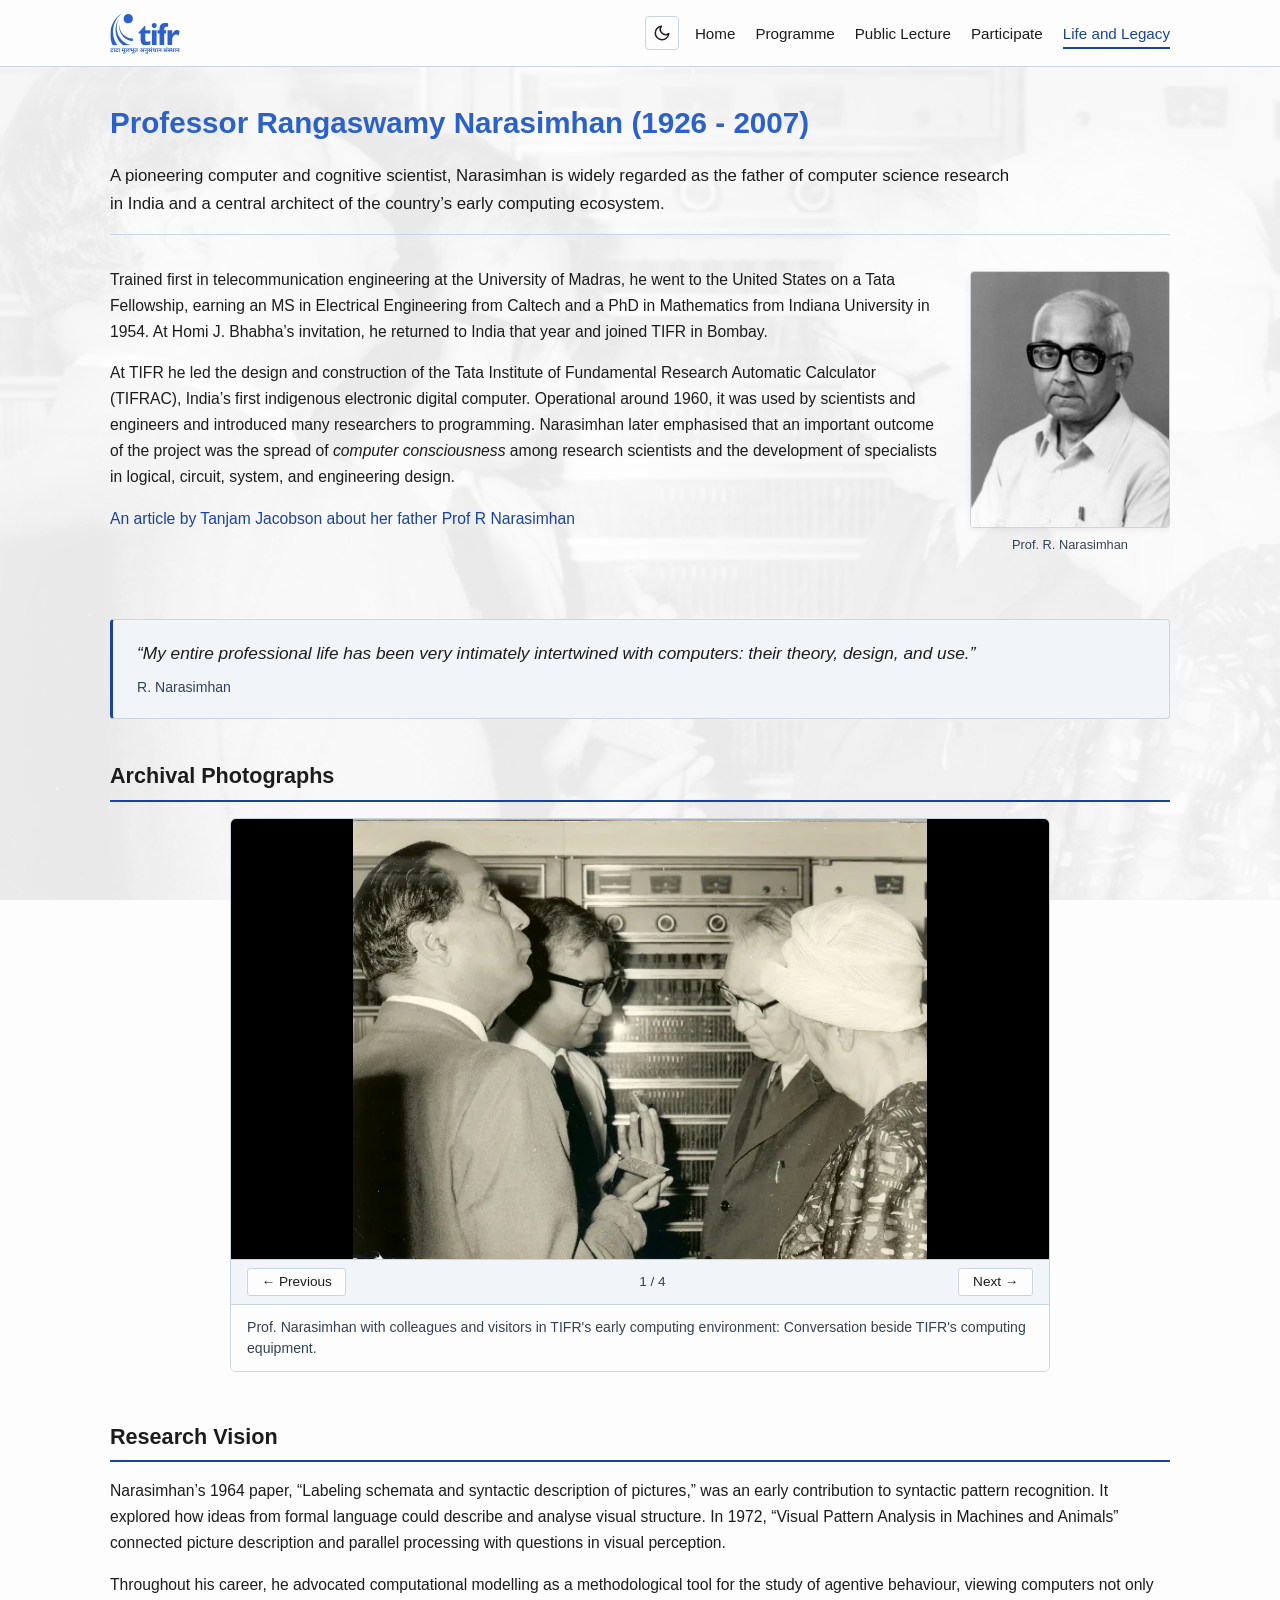
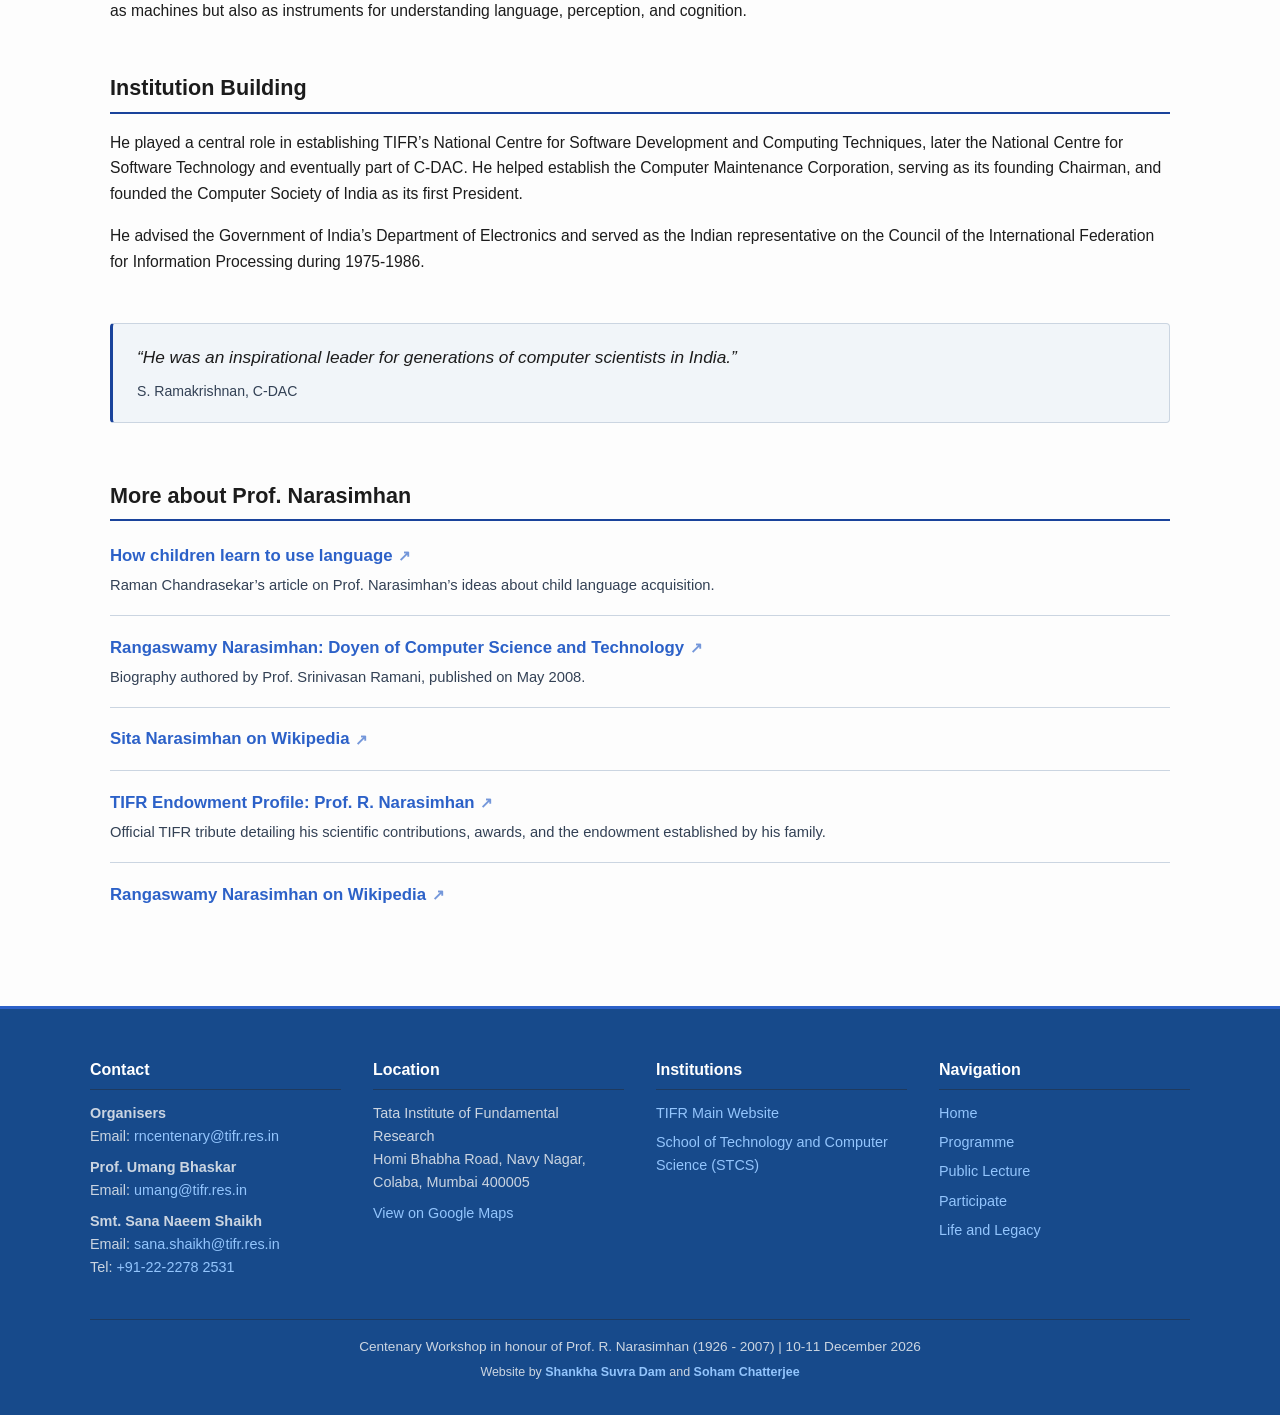
<file: remembering.html>
<!doctype html>
<html lang="en" data-theme="light">
    <head>
        <meta charset="UTF-8" />
        <meta name="viewport" content="width=device-width, initial-scale=1.0" />
        <title>Life and Legacy: Prof. R. Narasimhan (1926 - 2007) | TIFR Mumbai</title>
        <link rel="icon" type="image/svg+xml" href="assets/tifr-favicon.svg" id="site-favicon" />
        <link rel="stylesheet" href="css/style.css" />
    </head>
    <body data-page="remembering">
        <header class="site-header">
            <div class="nav-container">
                <a href="index.html" class="brand-link">
                    <img id="brand-logo" class="brand-logo" src="assets/tifr-logo-blue.svg" alt="TIFR Logo" />
                </a>

                <div class="nav-controls">
                    <button id="theme-toggle" class="theme-toggle-btn" type="button" aria-label="Switch to dark theme">
                        <svg
                            class="theme-icon icon-sun"
                            width="18"
                            height="18"
                            viewBox="0 0 24 24"
                            fill="none"
                            stroke="currentColor"
                            stroke-width="2"
                            stroke-linecap="round"
                            stroke-linejoin="round"
                            aria-hidden="true"
                        >
                            <circle cx="12" cy="12" r="5"></circle>
                            <line x1="12" y1="1" x2="12" y2="3"></line>
                            <line x1="12" y1="21" x2="12" y2="23"></line>
                            <line x1="4.22" y1="4.22" x2="5.64" y2="5.64"></line>
                            <line x1="18.36" y1="18.36" x2="19.78" y2="19.78"></line>
                            <line x1="1" y1="12" x2="3" y2="12"></line>
                            <line x1="21" y1="12" x2="23" y2="12"></line>
                            <line x1="4.22" y1="19.78" x2="5.64" y2="18.36"></line>
                            <line x1="18.36" y1="5.64" x2="19.78" y2="4.22"></line>
                        </svg>
                        <svg
                            class="theme-icon icon-moon"
                            width="18"
                            height="18"
                            viewBox="0 0 24 24"
                            fill="none"
                            stroke="currentColor"
                            stroke-width="2"
                            stroke-linecap="round"
                            stroke-linejoin="round"
                            aria-hidden="true"
                        >
                            <path d="M21 12.79A9 9 0 1 1 11.21 3 7 7 0 0 0 21 12.79z"></path>
                        </svg>
                    </button>

                    <button
                        id="menu-toggle"
                        class="mobile-menu-toggle"
                        type="button"
                        aria-label="Toggle menu"
                        aria-expanded="false"
                    >
                        &#9776;
                    </button>

                    <nav>
                        <ul id="primary-nav" class="nav-menu">
                            <li><a href="index.html">Home</a></li>
                            <li><a href="programme.html">Programme</a></li>
                            <li><a href="public-lecture.html">Public Lecture</a></li>
                            <li><a href="participate.html">Participate</a></li>
                            <li><a href="remembering.html" class="active">Life and Legacy</a></li>
                        </ul>
                    </nav>
                </div>
            </div>
        </header>

        <main id="main-content">
            <div id="notices-mount"></div>

            <!-- Biography Header -->
            <header class="programme-header">
                <h1 class="page-title">Professor Rangaswamy Narasimhan (1926 - 2007)</h1>
                <p class="legacy-lead-text">
                    A pioneering computer and cognitive scientist, Narasimhan is widely regarded as the father of
                    computer science research in India and a central architect of the country’s early computing
                    ecosystem.
                </p>
            </header>

            <!-- Early Career with Portrait Wrapped -->
            <section class="legacy-block legacy-intro-wrap">
                <figure class="legacy-portrait-figure">
                    <img src="assets/r_narasimhan_photo.jpg" alt="Prof. R. Narasimhan" class="legacy-portrait-img" />
                    <figcaption class="legacy-portrait-caption">Prof. R. Narasimhan</figcaption>
                </figure>
                <p>
                    Trained first in telecommunication engineering at the University of Madras, he went to the United
                    States on a Tata Fellowship, earning an MS in Electrical Engineering from Caltech and a PhD in
                    Mathematics from Indiana University in 1954. At Homi J. Bhabha’s invitation, he returned to India
                    that year and joined TIFR in Bombay.
                </p>
                <p>
                    At TIFR he led the design and construction of the Tata Institute of Fundamental Research Automatic
                    Calculator (TIFRAC), India’s first indigenous electronic digital computer. Operational around 1960,
                    it was used by scientists and engineers and introduced many researchers to programming. Narasimhan
                    later emphasised that an important outcome of the project was the spread of
                    <em>computer consciousness</em> among research scientists and the development of specialists in
                    logical, circuit, system, and engineering design.
                </p>
                <p>
                    <a href="assets/SomeThoughtsAboutMyFather-RNarasimhan.pdf" target="_blank" rel="noopener noreferrer">An article by Tanjam Jacobson about her father Prof R Narasimhan</a>
                </p>
            </section>

            <!-- Interspersed Quote 1 -->
            <aside class="legacy-pull-quote">
                <div class="quote-rule" aria-hidden="true"></div>
                <blockquote>
                    <p>
                        “My entire professional life has been very intimately intertwined with computers: their theory,
                        design, and use.”
                    </p>
                    <cite>R. Narasimhan</cite>
                </blockquote>
            </aside>

            <!-- Sliding Archival Carousel -->
            <section class="legacy-block">
                <h2 class="section-heading">Archival Photographs</h2>

                <div
                    class="archival-carousel"
                    aria-roledescription="carousel"
                    aria-label="Archival gallery of Prof. Narasimhan and early computing at TIFR"
                >
                    <div class="carousel-viewport">
                        <div class="carousel-track">
                            <div
                                class="carousel-slide"
                                data-caption="Prof. Narasimhan with colleagues and visitors in TIFR's early computing environment: Conversation beside TIFR's computing equipment."
                            >
                                <img
                                    src="assets/narasimhan-at-tifr-1.webp"
                                    alt="Prof. Narasimhan with colleagues and visitors in TIFR's early computing environment: Conversation beside TIFR's computing equipment."
                                />
                            </div>
                            <div
                                class="carousel-slide"
                                data-caption="Prof. Narasimhan with colleagues and visitors in TIFR's early computing environment: A visit to TIFR's computing facilities."
                            >
                                <img
                                    src="assets/narasimhan-at-tifr-2.webp"
                                    alt="Prof. Narasimhan with colleagues and visitors in TIFR's early computing environment: A visit to TIFR's computing facilities."
                                />
                            </div>
                            <div
                                class="carousel-slide"
                                data-caption="Jawaharlal Nehru at the TIFRAC console, with TIFR scientists."
                            >
                                <img
                                    src="assets/nehru-tifrac.webp"
                                    alt="Jawaharlal Nehru at the TIFRAC console, with TIFR scientists."
                                />
                            </div>
                            <div class="carousel-slide" data-caption="The TIFRAC machine room with hardware racks.">
                                <img src="assets/tifrac-room.webp" alt="The TIFRAC machine room with hardware racks." />
                            </div>
                        </div>
                    </div>

                    <div class="carousel-controls-bar">
                        <button class="carousel-btn carousel-btn-prev" type="button" aria-label="Previous photograph">
                            &larr; Previous
                        </button>
                        <span class="carousel-counter" aria-live="polite">1 / 4</span>
                        <button class="carousel-btn carousel-btn-next" type="button" aria-label="Next photograph">
                            Next &rarr;
                        </button>
                    </div>

                    <div class="carousel-caption-container">
                        <p class="carousel-caption-text"></p>
                    </div>
                </div>
            </section>

           
            <!-- Visual Vertical Timeline -->
            <!-- Removed timeline as Vinod suggested
            <section class="legacy-block">
                <h2 class="section-heading">Key Milestones</h2>
                <div class="visual-timeline">
                    <div class="timeline-node">
                        <div class="timeline-year">1954</div>
                        <div class="timeline-text">Returned to India and joined TIFR</div>
                    </div>
                    <div class="timeline-node">
                        <div class="timeline-year">1960</div>
                        <div class="timeline-text">TIFRAC became operational</div>
                    </div>
                    <div class="timeline-node">
                        <div class="timeline-year">1964</div>
                        <div class="timeline-text">Landmark work on syntactic picture description</div>
                    </div>
                    <div class="timeline-node">
                        <div class="timeline-year">1972</div>
                        <div class="timeline-text">Research linking machine and animal vision</div>
                    </div>
                    <div class="timeline-node">
                        <div class="timeline-year">1990</div>
                        <div class="timeline-text">Retired as Professor of Eminence</div>
                    </div>
                </div>
            </section>
            -->

            <!-- Narrative Section 1: Research Vision -->
            <section class="legacy-block">
                <h2 class="section-heading">Research Vision</h2>
                <div class="legacy-body-text">
                    <p>
                        Narasimhan’s 1964 paper, “Labeling schemata and syntactic description of pictures,” was an early
                        contribution to syntactic pattern recognition. It explored how ideas from formal language could
                        describe and analyse visual structure. In 1972, “Visual Pattern Analysis in Machines and
                        Animals” connected picture description and parallel processing with questions in visual
                        perception.
                    </p>
                    <p>
                        Throughout his career, he advocated computational modelling as a methodological tool for the
                        study of agentive behaviour, viewing computers not only as machines but also as instruments for
                        understanding language, perception, and cognition.
                    </p>
                </div>
            </section>

            <!-- Narrative Section 2: Institution Building -->
            <section class="legacy-block">
                <h2 class="section-heading">Institution Building</h2>
                <div class="legacy-body-text">
                    <p>
                        He played a central role in establishing TIFR’s National Centre for Software Development and
                        Computing Techniques, later the National Centre for Software Technology and eventually part of
                        C-DAC. He helped establish the Computer Maintenance Corporation, serving as its founding
                        Chairman, and founded the Computer Society of India as its first President.
                    </p>
                    <p>
                        He advised the Government of India’s Department of Electronics and served as the Indian
                        representative on the Council of the International Federation for Information Processing during
                        1975-1986.
                    </p>
                </div>
            </section>

            <!-- Interspersed Quote 2 -->
            <aside class="legacy-pull-quote">
                <div class="quote-rule" aria-hidden="true"></div>
                <blockquote>
                    <p>“He was an inspirational leader for generations of computer scientists in India.”</p>
                    <cite>S. Ramakrishnan, C-DAC</cite>
                </blockquote>
            </aside>

            <!-- Biographical References & Further Reading -->
            <section class="programme-block references-block">
                <h2 class="section-heading">More about Prof. Narasimhan</h2>
                <ul class="academic-references-list">
                    <li class="reference-item">
                        <a href="https://www.ias.ac.in/article/fulltext/reso/013/05/0430-0439" class="reference-title" target="_blank" rel="noopener noreferrer">
                            How children learn to use language <span class="external-arrow" aria-hidden="true">&nearr;</span>
                        </a>
                        <p class="reference-summary">Raman Chandrasekar’s article on Prof. Narasimhan’s ideas about child language acquisition.</p>
                    </li>
                    <li class="reference-item">
                        <a href="https://www.ias.ac.in/article/fulltext/reso/013/05/0407-0409" class="reference-title" target="_blank" rel="noopener noreferrer">
                            Rangaswamy Narasimhan: Doyen of Computer Science and Technology <span class="external-arrow" aria-hidden="true">&nearr;</span>
                        </a>
                        <p class="reference-summary">Biography authored by Prof. Srinivasan Ramani, published on May 2008.</p>
                    </li>
                    <li class="reference-item">
                        <a href="https://en.wikipedia.org/wiki/Sita_Narasimhan" class="reference-title" target="_blank" rel="noopener noreferrer">
                            Sita Narasimhan on Wikipedia <span class="external-arrow" aria-hidden="true">&nearr;</span>
                        </a>
                    </li>
                    <li class="reference-item">
                        <a href="https://www.tifr.res.in/endowment/prof-r-narasimhan.htm" class="reference-title" target="_blank" rel="noopener noreferrer">
                            TIFR Endowment Profile: Prof. R. Narasimhan <span class="external-arrow" aria-hidden="true">&nearr;</span>
                        </a>
                        <p class="reference-summary">Official TIFR tribute detailing his scientific contributions, awards, and the endowment established by his family.</p>
                    </li>
                    <li class="reference-item">
                        <a href="https://en.wikipedia.org/wiki/Rangaswamy_Narasimhan" class="reference-title" target="_blank" rel="noopener noreferrer">
                            Rangaswamy Narasimhan on Wikipedia <span class="external-arrow" aria-hidden="true">&nearr;</span>
                        </a>
                    </li>
                </ul>
            </section>
        </main>

        <footer class="site-footer">
            <div class="footer-container">
                <div class="footer-col">
                    <h4>Contact</h4>
                    <p>
                        <strong>Organisers</strong><br />Email:
                        <a href="mailto:rncentenary@tifr.res.in">rncentenary@tifr.res.in</a>
                    </p>

                    <p>
                        <strong>Prof. Umang Bhaskar</strong><br />Email:
                        <a href="mailto:umang@tifr.res.in">umang@tifr.res.in</a>
                    </p>
                    <p>
                        <strong>Smt. Sana Naeem Shaikh</strong><br />Email:
                        <a href="mailto:sana.shaikh@tifr.res.in">sana.shaikh@tifr.res.in</a><br />Tel:
                        <a href="tel:+912222782531">+91-22-2278 2531</a>
                    </p>
                </div>

                <div class="footer-col">
                    <h4>Location</h4>
                    <p>
                        Tata Institute of Fundamental Research<br />Homi Bhabha Road, Navy Nagar, Colaba, Mumbai 400005
                    </p>
                    <p>
                        <a href="https://maps.app.goo.gl/NHsNqvXtUPAAAsdW9" target="_blank" rel="noopener noreferrer"
                            >View on Google Maps</a
                        >
                    </p>
                </div>

                <div class="footer-col">
                    <h4>Institutions</h4>
                    <ul>
                        <li>
                            <a href="https://www.tifr.res.in" target="_blank" rel="noopener noreferrer"
                                >TIFR Main Website</a
                            >
                        </li>
                        <li>
                            <a href="https://www.tcs.tifr.res.in/web/" target="_blank" rel="noopener noreferrer"
                                >School of Technology and Computer Science (STCS)</a
                            >
                        </li>
                    </ul>
                </div>

                <div class="footer-col">
                    <h4>Navigation</h4>
                    <ul>
                        <li><a href="index.html">Home</a></li>
                        <li><a href="programme.html">Programme</a></li>
                        <li><a href="public-lecture.html">Public Lecture</a></li>
                        <li><a href="participate.html">Participate</a></li>
                        <li><a href="remembering.html">Life and Legacy</a></li>
                    </ul>
                </div>
            </div>

            <div class="footer-bottom">
                <p>Centenary Workshop in honour of Prof. R. Narasimhan (1926 - 2007) | 10-11 December 2026</p>
                <p class="footer-credit">
                    Website by
                    <a href="https://spidermath.github.io/" target="_blank" rel="noopener noreferrer"
                        >Shankha Suvra Dam</a
                    > and <a href="https://sohamch08.github.io/" target="_blank" rel="noopener noreferrer"
                        >Soham Chatterjee</a
                    >
                </p>
            </div>
        </footer>

        <script src="js/theme.js"></script>
        <script src="js/carousel.js"></script>
        <script src="js/notices.js"></script>
    </body>
</html>
</file>
<file: css/style.css>
/* Color tokens and theme variables */
:root {
  /* Official TIFR Brand Palette Tokens */
  --tifr-blue-primary: #2C61C8;     /* Official Blue */
  --tifr-blue-light: #178BCC;       /* Official Light Blue */
  --tifr-teal: #009587;             /* Official Teal */
  --tifr-black: #1C1C1C;            /* Official Black */
  --tifr-white: #FDFDFD;            /* Official Off-White */
  
  --color-tifr-blue: #2C61C8;
  --color-accent-blue: #1A439B;      /* we need high contrast for small text/links on white */
  --color-accent-hover: #0067D9;     /* Brighter blue keeps hover distinct and readable */

  /* Light Theme Surfaces & Text */
  --bg-page: #FDFDFD;                /* Official TIFR Off-White, yet again! */
  --bg-surface: #F1F5F9;
  --text-main: #1C1C1C;              /* Official TIFR Black ;-) */
  --text-muted: #334155;            /* Dark slate any muted text? */
  --border-color: #CBD5E1;
  --nav-bg: #FDFDFD;
  --footer-bg: #174A8B;
  --footer-text: #FDFDFD;
  --footer-muted: #CBD5E1;
}

[data-theme="dark"] {
  --color-tifr-blue: #38BDF8;
  --color-accent-blue: #38BDF8;      /* Bright blue meeting 4.5:1+ against dark bg */
  --color-accent-hover: #AAC7FF;

  /* Dark Theme Surfaces & Text */
  --bg-page: #0F172A;
  --bg-surface: #1E293B;
  --text-main: #F8FAFC;
  --text-muted: #CBD5E1;
  --border-color: #334155;
  --nav-bg: #0F172A;
  --footer-bg: #090D16;
  --footer-text: #F8FAFC;
  --footer-muted: #CBD5E1;
}

/* Reset and base typography */
* {
  box-sizing: border-box;
  margin: 0;
  padding: 0;
}

body {
  font-family: -apple-system, BlinkMacSystemFont, "Segoe UI", Roboto, Helvetica, Arial, sans-serif;
  background-color: var(--bg-page);
  color: var(--text-main);
  line-height: 1.6;
  min-height: 100vh;
  display: flex;
  flex-direction: column;
}

main {
  flex: 1;
  width: 100%;
  max-width: 1100px;
  margin: 0 auto;
  padding: 2rem 1.25rem;
}

a {
  color: var(--color-accent-blue);
  text-decoration: none;
  transition: color 0.2s ease;
}

a:hover,
a:focus {
  color: var(--color-accent-hover);
}

a:focus-visible {
  outline: 2px solid currentColor;
  outline-offset: 3px;
}

/* Navbar */
.site-header {
  background-color: var(--nav-bg);
  border-bottom: 1px solid var(--border-color);
  position: sticky;
  top: 0;
  z-index: 100;
}

.nav-container {
  max-width: 1100px;
  margin: 0 auto;
  padding: 0.75rem 1.25rem;
  display: flex;
  align-items: center;
  justify-content: space-between;
}

.brand-link {
  display: flex;
  align-items: center;
}

.brand-logo {
  height: 42px;
  width: auto;
  display: block;
}

.nav-controls {
  display: flex;
  align-items: center;
  gap: 1rem;
}

.nav-menu {
  display: flex;
  list-style: none;
  gap: 1.25rem;
  align-items: center;
}

.nav-menu a {
  color: var(--text-main);
  font-size: 0.95rem;
  font-weight: 500;
  padding: 0.35rem 0;
}

.nav-menu a.active {
  color: var(--color-accent-blue);
  border-bottom: 2px solid currentColor;
}

.nav-menu a:hover,
.nav-menu a:focus-visible {
  color: var(--color-accent-hover);
  border-bottom: 2px solid currentColor;
}

/* Theme button: permanently visible on desktop and mobile */
.theme-toggle-btn {
  background: none;
  border: 1px solid var(--border-color);
  color: var(--text-main);
  padding: 0.45rem;
  border-radius: 4px;
  cursor: pointer;
  display: inline-flex;
  align-items: center;
  justify-content: center;
  line-height: 0;
}

.theme-toggle-btn:hover {
  border-color: var(--color-accent-blue);
  color: var(--color-accent-blue);
}

.theme-icon {
  display: block;
}

[data-theme="light"] .icon-sun {
  display: none;
}

[data-theme="light"] .icon-moon {
  display: block;
}

[data-theme="dark"] .icon-sun {
  display: block;
}

[data-theme="dark"] .icon-moon {
  display: none;
}

/* Mobile hamburger button */
.mobile-menu-toggle {
  display: none;
  background: none;
  border: 1px solid var(--border-color);
  color: var(--text-main);
  padding: 0.4rem 0.65rem;
  border-radius: 4px;
  font-size: 1rem;
  cursor: pointer;
}

/* Footer */
.site-footer {
  background-color: var(--footer-bg);
  color: var(--footer-text);
  border-top: 3px solid var(--color-tifr-blue);
  padding: 3rem 1.25rem 2rem;
  font-size: 0.9rem;
}

.footer-container {
  max-width: 1100px;
  margin: 0 auto;
  display: grid;
  grid-template-columns: repeat(auto-fit, minmax(240px, 1fr));
  gap: 2rem;
}

.footer-col h4 {
  font-size: 1rem;
  margin-bottom: 0.75rem;
  color: #ffffff;
  border-bottom: 1px solid #1e3a5f;
  padding-bottom: 0.4rem;
}

.footer-col p {
  color: var(--footer-muted);
  margin-bottom: 0.5rem;
}

.footer-col ul {
  list-style: none;
}

.footer-col ul li {
  margin-bottom: 0.4rem;
}

.footer-col a {
  color: #93c5fd;
}

.footer-col a:hover,
.footer-col a:focus-visible {
  color: #ffffff;
}

.footer-bottom {
    max-width: 1100px;
    margin: 2rem auto 0;
    padding-top: 1rem;
    border-top: 1px solid #1e3a5f;
    text-align: center;
    color: var(--footer-muted);
    font-size: 0.85rem;
}

.footer-credit {
    margin-top: 0.35rem;
    font-size: 0.78rem;
    color: var(--footer-muted);
}

.footer-credit a {
    color: #93c5fd;
    font-weight: 600;
}

.footer-credit a:hover,
.footer-credit a:focus-visible {
    color: #ffffff;
}

/* Mobile responsive layout */
@media (max-width: 768px) {
  .mobile-menu-toggle {
    display: block;
  }

  .nav-menu {
    display: none;
    position: absolute;
    top: 100%;
    left: 0;
    width: 100%;
    background-color: var(--nav-bg);
    border-bottom: 1px solid var(--border-color);
    flex-direction: column;
    align-items: flex-start;
    padding: 1rem 1.25rem;
    gap: 0.75rem;
  }

  .nav-menu.open {
    display: flex;
  }

  .nav-menu a {
    width: 100%;
    padding: 0.5rem 0;
  }
}

/* Programme Page Layout */
.programme-header {
  margin-bottom: 2rem;
  padding-bottom: 1rem;
  border-bottom: 1px solid var(--border-color);
}

.page-title {
  font-size: 1.85rem;
  color: var(--color-tifr-blue);
  margin-bottom: 1rem;
}

[data-theme="dark"] .page-title {
  color: #93c5fd;
}

.programme-details-bar {
  display: flex;
  flex-wrap: wrap;
  align-items: center;
  gap: 0.6rem;
  color: var(--text-muted);
  font-size: 0.92rem;
  margin-bottom: 1rem;
}

.programme-meta {
  margin-bottom: 1rem;
}

.detail-item strong {
  color: var(--text-main);
}

.detail-bullet {
  color: var(--border-color);
}

.section-jump-nav {
  display: inline-flex;
  flex-wrap: wrap;
  align-items: center;
  gap: 0.5rem;
  font-size: 0.9rem;
  background-color: var(--bg-surface);
  border: 1px solid var(--border-color);
  line-height: 1;
  padding: 0.5rem 1rem;
  margin-bottom: 1rem;
  border-radius: 3px;
}

.programme-header > :last-child,
.home-hero > :last-child {
  margin-bottom: 0;
}

.section-jump-nav span {
  color: var(--text-muted);
}

.jump-separator {
  color: var(--border-color);
}

.programme-block {
  margin-bottom: 3rem;
  scroll-margin-top: 5rem;
}

.section-heading {
  font-size: 1.35rem;
  color: var(--text-main);
  margin-bottom: 1rem;
  padding-bottom: 0.35rem;
  border-bottom: 2px solid var(--color-accent-blue);
}

/* Compact Timetable Schedule */
.day-group {
  margin-bottom: 2rem;
}

.day-title {
  font-size: 1.05rem;
  font-weight: 600;
  background-color: var(--bg-surface);
  padding: 0.5rem 0.75rem;
  border: 1px solid var(--border-color);
  border-bottom: none;
  color: var(--text-main);
}

.timetable {
  width: 100%;
  border-collapse: collapse;
  font-size: 0.92rem;
  border: 1px solid var(--border-color);
}

.timetable tr {
  border-bottom: 1px solid var(--border-color);
}

.timetable tr:last-child {
  border-bottom: none;
}

.timetable td {
  padding: 0.55rem 0.75rem;
  vertical-align: top;
}

.timetable-time {
  width: 130px;
  font-weight: 600;
  color: var(--color-tifr-blue);
  white-space: nowrap;
  font-variant-numeric: tabular-nums;
  border-right: 1px solid var(--border-color);
}

[data-theme="dark"] .timetable-time {
  color: #93c5fd;
}

.timetable-title {
  color: var(--text-main);
}

.lecture-title-link svg {
  margin-left: 0.2rem;
  vertical-align: middle;
}

.timetable-speaker {
  margin-top: 0.2rem;
  font-size: 0.85rem;
  color: var(--text-muted);
}

.timetable-speaker a {
  color: var(--color-accent-blue);
}

/* Style for break rows (lunch, tea) */
.timetable tr.break-row {
  background-color: var(--bg-surface);
}

.timetable tr.break-row .timetable-title {
  color: var(--text-muted);
  font-style: italic;
}

/* Confirmed Speakers Directory */
.speakers-grid {
  display: grid;
  grid-template-columns: repeat(auto-fill, minmax(220px, 1fr));
  gap: 1rem;
}

.speaker-card {
  background-color: var(--bg-surface);
  border: 1px solid var(--border-color);
  border-radius: 6px;
  padding: 1.1rem 0.85rem;
  display: flex;
  flex-direction: column;
  align-items: center;
  text-align: center;
  transition: outline 0.15s ease, border-color 0.15s ease;
}

.speaker-card.highlighted {
  border-color: var(--color-accent-blue);
  outline: 2px solid var(--color-accent-blue);
}

.speaker-photo {
  width: 100px;
  height: 100px;
  border-radius: 50%;
  object-fit: cover;
  background-color: var(--bg-page);
  margin-bottom: 0.75rem;
  border: 2px solid var(--color-accent-blue);
  padding: 3px;
}

.speaker-name {
  font-size: 0.95rem;
  font-weight: 600;
  color: var(--text-main);
  margin-bottom: 0.25rem;
  line-height: 1.3;
}

.speaker-web-pill {
  display: inline-flex;
  align-items: center;
  gap: 0.35rem;
  margin-top: 0.75rem;
  padding: 0.3rem 0.65rem;
  font-size: 0.78rem;
  font-weight: 500;
  color: var(--color-accent-blue);
  background-color: var(--bg-page);
  border: 1px solid var(--border-color);
  border-radius: 4px;
  text-decoration: none;
  transition: border-color 0.15s ease, background-color 0.15s ease;
}

.speaker-web-pill:hover,
.speaker-web-pill:focus {
  color: var(--color-accent-blue);
  text-decoration: none;
}

.speaker-web-pill:hover {
  border-color: var(--color-accent-blue);
  background-color: var(--bg-surface);
}

.speaker-web-pill svg {
  flex-shrink: 0;
}

.speaker-affiliation {
  font-size: 0.82rem;
  color: var(--text-muted);
  line-height: 1.35;
}

.poster-list {
  width: 100%;
  border-collapse: collapse;
  table-layout: fixed;
  font-size: 0.92rem;
}

.poster-list th,
.poster-list td {
  border: 1px solid var(--border-color);
  padding: 0.55rem 0.75rem;
  text-align: left;
  vertical-align: top;
  overflow-wrap: anywhere;
}

.poster-list th {
  background-color: var(--bg-surface);
}

.poster-list th:first-child {
  width: 3rem;
}

.poster-list th:nth-child(2) {
  width: 55%;
}

.poster-list th:nth-child(3) {
  width: 18%;
}

.poster-list th:first-child,
.poster-list td:first-child:not([colspan]) {
  padding-inline: 0.25rem;
  text-align: center;
  white-space: nowrap;
  font-variant-numeric: tabular-nums;
}

.poster-list .poster-list-empty {
  padding: 1.25rem 0.75rem;
  color: var(--text-muted);
  text-align: center;
}

@media (max-width: 600px) {
  .poster-list th,
  .poster-list td {
    padding-inline: 0.35rem;
  }

  .poster-list th:first-child {
    width: 2.25rem;
  }

  .poster-list th:nth-child(2) {
    width: calc(50% - 2.25rem);
  }

  .poster-list th:nth-child(3) {
    width: 25%;
  }

  .timetable-time {
    width: 105px;
    font-size: 0.85rem;
    padding: 0.5rem;
  }

  .timetable td {
    padding: 0.5rem;
  }

  .speakers-grid {
    grid-template-columns: repeat(2, 1fr);
  }
}

/* Participation Tracks Layout */
.participation-grid {
  display: grid;
  /* grid-template-columns: repeat(auto-fit, minmax(320px, 1fr)); */
  gap: 1.5rem;
  margin-top: 1rem;
}

.track-card {
  background-color: var(--bg-surface);
  border: 1px solid var(--border-color);
  border-radius: 6px;
  padding: 1.5rem;
  display: flex;
  flex-direction: column;
}

.track-title {
  font-size: 1.25rem;
  color: var(--text-main);
  margin-bottom: 0.6rem;
}

.track-description {
  font-size: 0.92rem;
  color: var(--text-muted);
  line-height: 1.5;
  margin-bottom: 1rem;
}

.track-policy-box {
  font-size: 0.88rem;
  background-color: var(--bg-page);
  border: 1px solid var(--border-color);
  border-left: 3px solid var(--border-color);
  padding: 0.75rem 0.9rem;
  border-radius: 3px;
  margin-bottom: 1.5rem;
  color: var(--text-main);
}

.poster-rules-list {
  padding-left: 1.25rem;
  margin-top: 0.5rem;
  display: flex;
  flex-direction: column;
  gap: 0.45rem;
}

.poster-rules-list li {
  line-height: 1.45;
}

.btn-primary {
  display: inline-block;
  text-align: center;
  background-color: var(--color-tifr-blue);
  color: #ffffff;
  padding: 0.65rem 1.2rem;
  border-radius: 4px;
  font-size: 0.92rem;
  font-weight: 600;
  text-decoration: none;
  margin-top: auto;
  transition: background-color 0.15s ease;
}

.btn-primary:hover,
.btn-primary:focus {
  background-color: var(--color-accent-hover);
  color: #ffffff;
  text-decoration: none;
}

[data-theme="dark"] .btn-primary {
  background-color: var(--color-accent-blue);
  color: #ffffff;
}

[data-theme="dark"] .btn-primary:hover {
  background-color: var(--color-accent-hover);
}

/* Add this below your existing .btn-primary CSS */
.btn-primary.disabled,
.btn-primary[disabled] {
  pointer-events: none; /* Disables mouse clicks and hover states */
  background-color: #cccccc !important; /* Grays out the button */
  color: #666666 !important;
  cursor: not-allowed;
  opacity: 0.65;
}

/* Venue Section Layout */
.venue-layout {
  display: grid;
  grid-template-columns: 1fr 1fr;
  gap: 1.5rem;
  align-items: start;
}

.venue-info h3 {
  font-size: 1.15rem;
  color: var(--text-main);
  margin-bottom: 0.4rem;
}

.venue-address {
  font-size: 0.92rem;
  color: var(--text-muted);
  line-height: 1.5;
  margin-bottom: 1rem;
}

.venue-notice {
  font-size: 0.88rem;
  background-color: var(--bg-surface);
  border: 1px solid var(--border-color);
  padding: 0.75rem;
  border-radius: 3px;
  color: var(--text-main);
  margin-bottom: 1rem;
}

.venue-links a {
  font-size: 0.92rem;
  font-weight: 500;
}

.map-wrapper {
  width: 100%;
  height: 280px;
  border: 1px solid var(--border-color);
  border-radius: 4px;
  overflow: hidden;
}

.map-wrapper iframe {
  width: 100%;
  height: 100%;
  border: 0;
  display: block;
}

/* Accommodation Table */
.accommodation-note {
    font-size: 0.92rem;
    color: var(--text-muted);
    margin-bottom: 1rem;
    line-height: 1.5;
}

.accommodation-regions-list {
    list-style: none;
    margin-bottom: 1.75rem;
    display: flex;
    flex-direction: column;
    gap: 0.55rem;
}

.accommodation-regions-list li {
    font-size: 0.92rem;
    color: var(--text-muted);
    line-height: 1.5;
    padding-left: 0.85rem;
    border-left: 2px solid var(--color-accent-blue);
}

.accommodation-regions-list li strong {
    color: var(--text-main);
}

.accommodation-subheading {
    font-size: 1.05rem;
    color: var(--color-tifr-blue);
    margin-top: 1.5rem;
    margin-bottom: 0.5rem;
}

[data-theme="dark"] .accommodation-subheading {
    color: #93c5fd;
}

.hotel-table {
    text-align: left;
}

.hotel-table th {
  background-color: var(--bg-surface);
  padding: 0.6rem 0.75rem;
  font-size: 0.88rem;
  font-weight: 600;
  border-bottom: 2px solid var(--border-color);
  color: var(--text-main);
}

.hotel-th-name { width: 45%; }
.hotel-th-area { width: 35%; }
.hotel-th-dist { width: 20%; }

@media (max-width: 768px) {
  .venue-layout {
    grid-template-columns: 1fr;
  }

  .map-wrapper {
    height: 240px;
  }
}

body {
  position: relative;
  /* Keep existing body rules */
}

body::before {
  content: "";
  position: fixed;
  top: 0;
  left: 0;
  width: 100vw;
  height: 100vh;
  z-index: -1;
  pointer-events: none;

  /* Path to the chosen archival image */
  background-image: url("../assets/narasimhan-at-tifr-1.webp");
  background-size: cover;
  background-position: center center;
  background-repeat: no-repeat;
  filter: grayscale(100%);
  opacity: 0.08; /* Keeps the photo exceptionally faint like an architectural watermark */
}

/* Public Lecture Keynote Card */
.lecture-card {
  background-color: var(--bg-surface);
  border: 1px solid var(--border-color);
  border-top: 4px solid var(--color-tifr-blue);
  border-radius: 6px;
  padding: 2rem;
  margin-top: 1.5rem;
}

[data-theme="dark"] .lecture-card {
  border-top-color: var(--color-accent-blue);
}

.lecture-header {
  margin-bottom: 2rem;
  padding-bottom: 1.5rem;
  border-bottom: 1px solid var(--border-color);
}

.lecture-label {
  font-size: 0.85rem;
  font-weight: 600;
  text-transform: uppercase;
  letter-spacing: 0.05em;
  color: var(--color-accent-blue);
  margin-bottom: 0.5rem;
}

.lecture-title {
  font-size: 1.6rem;
  line-height: 1.35;
  color: var(--text-main);
  margin-bottom: 0.75rem;
}

.lecture-speaker-byline {
  display: flex;
  flex-direction: column;
  gap: 0.2rem;
  font-size: 1.05rem;
  color: var(--text-main);
}

.lecture-speaker-byline span {
  font-size: 0.92rem;
  color: var(--text-muted);
}

.lecture-section {
  margin-bottom: 2rem;
}

.lecture-section:last-child {
  margin-bottom: 0;
}

.lecture-section-heading {
  font-size: 1.15rem;
  color: var(--color-tifr-blue);
  margin-bottom: 0.75rem;
  padding-bottom: 0.25rem;
  border-bottom: 1px solid var(--border-color);
}

[data-theme="dark"] .lecture-section-heading {
  color: #93c5fd;
}

.lecture-abstract {
  font-size: 0.95rem;
  line-height: 1.65;
  color: var(--text-main);
}

/* Speaker Profile Layout */
.speaker-profile-layout {
  display: grid;
  grid-template-columns: 160px 1fr;
  gap: 2rem;
  align-items: start;
  margin-top: 1rem;
}

.speaker-profile-media {
  align-self: center;
  display: flex;
  flex-direction: column;
  align-items: center;
  gap: 0.75rem;
}

.speaker-profile-photo {
  width: 140px;
  height: 140px;
  border-radius: 50%;
  object-fit: cover;
  background-color: var(--bg-page);
  border: 3px solid var(--color-accent-blue);
  padding: 4px;
}

.speaker-profile-bio {
  font-size: 0.95rem;
  line-height: 1.65;
  color: var(--text-main);
}

.speaker-profile-bio p {
  margin-bottom: 0.85rem;
}

.speaker-profile-bio p:last-child {
  margin-bottom: 0;
}

@media (max-width: 640px) {
  .lecture-card {
    padding: 1.25rem;
  }

  .lecture-title {
    font-size: 1.35rem;
  }

  .speaker-profile-layout {
    grid-template-columns: 1fr;
    gap: 1.25rem;
  }

  .speaker-profile-media {
    flex-direction: row;
    justify-content: flex-start;
    gap: 1.25rem;
  }

  .speaker-profile-photo {
    width: 90px;
    height: 90px;
  }
}

/* Announcements */
.notices-container {
  display: flex;
  flex-direction: column;
  gap: 0.5rem;
  margin-bottom: 2.25rem;
  background-color: var(--bg-surface);
  border: 1px solid var(--border-color);
  border-radius: 6px;
  padding: 1rem 1.25rem;
}

.announcements-heading {
  font-size: 1.1rem;
}

.announcement-banner {
  display: flex;
  align-items: flex-start;
  gap: 1.25rem;
  font-size: 0.92rem;
}

.announcement-banner + .announcement-banner {
  border-top: 1px solid var(--border-color);
  padding-top: 0.75rem;
}

.announcement-tag {
  background-color: var(--bg-page);
  color: var(--color-accent-blue);
  font-size: 0.7rem;
  font-weight: 700;
  text-transform: uppercase;
  letter-spacing: 0.04em;
  padding: 0.3rem 0.6rem;
  border-radius: 4px;
  flex-shrink: 0;
}

.announcement-content {
  position: relative;
  min-width: 0;
  padding-left: 1.1rem;
}

.announcement-content::before {
  content: "";
  position: absolute;
  top: 0.5rem;
  left: 0;
  width: 0.4rem;
  height: 0.4rem;
  border-radius: 50%;
  background-color: var(--color-accent-blue);
}

.announcement-title {
  color: var(--text-main);
  font-size: 1rem;
  line-height: 1.4;
  margin-bottom: 0.4rem;
}

.announcement-text {
  color: var(--text-main);
  line-height: 1.5;
}

.announcement-text p {
  margin-bottom: 0.65rem;
}

.announcement-text p:last-child {
  margin-bottom: 0;
}

.announcement-submit {
  display: inline-flex;
  align-items: center;
  gap: 0.25rem;
  white-space: nowrap;
}

.announcement-text a {
  color: var(--color-accent-blue);
  font-weight: 500;
}

.announcement-text a:hover,
.announcement-text a:focus-visible {
  color: var(--color-accent-hover);
}

.announcement-text a:focus-visible {
  outline: 2px solid var(--color-accent-blue);
  outline-offset: 4px;
  border-radius: 2px;
}

/* Home Hero Section */
.home-hero {
  margin-bottom: 2.25rem;
  padding-bottom: 1rem;
  border-bottom: 1px solid var(--border-color);
}

.hero-badge {
  display: inline-block;
  font-size: 0.85rem;
  font-weight: 600;
  color: var(--color-accent-blue);
  letter-spacing: 0.05em;
  margin-bottom: 0.4rem;
}

.hero-title {
  font-size: 2.1rem;
  line-height: 1.25;
  color: var(--color-tifr-blue);
  margin-bottom: 1rem;
}

[data-theme="dark"] .hero-title {
  color: #93c5fd;
}

/* Home Intro Section */
.home-intro-section {
  display: grid;
  grid-template-columns: 1fr 240px;
  gap: 2.5rem;
  align-items: start;
  margin-bottom: 3rem;
}

.profile-figure-wrap {
  text-align: center;
}

.profile-main-photo {
  width: 100%;
  max-width: 240px;
  height: auto;
  border-radius: 4px;
  border: 1px solid var(--border-color);
  box-shadow: 0 2px 6px rgba(0, 0, 0, 0.06);
  background-color: var(--bg-surface);
  display: block;
}

.figure-caption {
  font-size: 0.82rem;
  color: var(--text-muted);
  margin-top: 0.5rem;
}

.home-intro-text p {
  font-size: 1rem;
  line-height: 1.65;
  color: var(--text-main);
  margin-bottom: 1.1rem;
}

.home-action-row {
  display: flex;
  flex-wrap: wrap;
  gap: 0.85rem;
  margin-top: 1.5rem;
}

.btn-secondary {
  display: inline-block;
  text-align: center;
  background-color: var(--bg-surface);
  color: var(--text-main);
  border: 1px solid var(--border-color);
  padding: 0.65rem 1.2rem;
  border-radius: 4px;
  font-size: 0.92rem;
  font-weight: 600;
  text-decoration: none;
  transition: border-color 0.15s ease, background-color 0.15s ease;
}

.btn-secondary:hover,
.btn-secondary:focus {
  border-color: var(--color-accent-blue);
  background-color: var(--bg-page);
  color: var(--color-accent-blue);
  text-decoration: none;
}

/* Quote Section */
.quote-section {
  margin-top: 2rem;
  margin-bottom: 2rem;
}

.narasimhan-quote,
.quote-section .notices-container {
  background-color: var(--bg-surface);
  border: 1px solid var(--border-color);
  border-left: 4px solid var(--color-tifr-blue);
  border-radius: 4px;
  padding: 0.85rem 1.25rem;
}

[data-theme="dark"] .narasimhan-quote,
[data-theme="dark"] .quote-section .notices-container {
  border-left-color: var(--color-accent-blue);
}

.narasimhan-quote p {
  font-size: 1.08rem;
  font-style: italic;
  line-height: 1.6;
  color: var(--text-main);
  margin-bottom: 0.75rem;
}

.narasimhan-quote cite {
  display: block;
  font-size: 0.9rem;
  font-style: normal;
  color: var(--text-muted);
}

/* Responsive adjustments for home */
@media (max-width: 768px) {
  .home-intro-section {
    grid-template-columns: 1fr;
    gap: 1.5rem;
  }

  .profile-figure-wrap {
    max-width: 200px;
    margin: 0 auto;
  }

  .hero-title {
    font-size: 1.65rem;
  }

  .announcement-banner {
    flex-direction: column;
    align-items: flex-start;
    gap: 0.85rem;
  }
}

/* Life and Legacy Page Layout */
.legacy-lead-text {
  font-size: 1.05rem;
  line-height: 1.65;
  color: var(--text-main);
  max-width: 900px;
}

.legacy-block {
  margin-bottom: 3rem;
}

/* Early Life + Portrait Layout */
.legacy-intro-wrap {
  overflow: hidden;
}

.legacy-portrait-figure {
  float: right;
  width: 200px;
  margin: 0.25rem 0 1rem 1.5rem;
  text-align: center;
}

.legacy-portrait-img {
  width: 100%;
  height: auto;
  border-radius: 4px;
  border: 1px solid var(--border-color);
  box-shadow: 0 2px 6px rgba(0, 0, 0, 0.06);
  background-color: var(--bg-surface);
  display: block;
}

.legacy-portrait-caption {
  font-size: 0.8rem;
  color: var(--text-muted);
  margin-top: 0.45rem;
}

.legacy-intro-wrap p {
  font-size: 0.98rem;
  line-height: 1.65;
  color: var(--text-main);
  margin-bottom: 1rem;
}

.legacy-intro-wrap p:last-child {
  margin-bottom: 0;
}

@media (max-width: 600px) {
  .legacy-portrait-figure {
    width: 135px;
    margin: 0.25rem 0 0.75rem 1rem;
  }
}

.legacy-body-text p {
  font-size: 0.98rem;
  line-height: 1.65;
  color: var(--text-main);
  margin-bottom: 1rem;
}

.legacy-body-text p:last-child {
  margin-bottom: 0;
}

/* Interspersed Pull Quotes */
.legacy-pull-quote {
  margin: 2.5rem 0;
  padding: 1.25rem 1.5rem;
  background-color: var(--bg-surface);
  border: 1px solid var(--border-color);
  border-left: 3px solid var(--color-accent-blue);
  border-radius: 4px;
}

.legacy-pull-quote .quote-rule {
  display: none;
}

.legacy-pull-quote blockquote p {
  font-size: 1.08rem;
  font-style: italic;
  line-height: 1.6;
  color: var(--text-main);
  margin-bottom: 0.5rem;
}

.legacy-pull-quote cite {
  display: block;
  font-size: 0.88rem;
  font-style: normal;
  color: var(--text-muted);
}

/* Smooth-Scrolling Archival Carousel */
.archival-carousel {
  background-color: var(--bg-surface);
  border: 1px solid var(--border-color);
  border-radius: 6px;
  overflow: hidden;
  max-width: 820px;
  margin: 0 auto;
}

.carousel-viewport {
  position: relative;
  width: 100%;
  height: 440px;
  background-color: #000000;
  overflow: hidden;
}

.carousel-track {
  display: flex;
  width: 100%;
  height: 100%;
  transition: transform 0.45s ease-in-out;
}

.carousel-slide {
  min-width: 100%;
  height: 100%;
  flex-shrink: 0;
  display: flex;
  align-items: center;
  justify-content: center;
}

.carousel-slide img {
  width: 100%;
  height: 100%;
  object-fit: contain;
  display: block;
}

.carousel-controls-bar {
  display: flex;
  justify-content: space-between;
  align-items: center;
  padding: 0.5rem 1rem;
  background-color: var(--bg-surface);
  border-top: 1px solid var(--border-color);
}

.carousel-btn {
  background: var(--bg-page);
  border: 1px solid var(--border-color);
  color: var(--text-main);
  padding: 0.35rem 0.85rem;
  border-radius: 3px;
  font-size: 0.85rem;
  cursor: pointer;
  transition: border-color 0.15s ease, color 0.15s ease;
}

.carousel-btn:hover {
  border-color: var(--color-accent-blue);
  color: var(--color-accent-blue);
}

.carousel-counter {
  font-size: 0.85rem;
  font-variant-numeric: tabular-nums;
  color: var(--text-muted);
}

.carousel-caption-container {
  padding: 0.75rem 1rem;
  background-color: var(--bg-page);
  border-top: 1px solid var(--border-color);
}

.carousel-caption-text {
  font-size: 0.88rem;
  line-height: 1.5;
  color: var(--text-muted);
  min-height: 2.7em;
}

/* Visual Vertical Timeline */
.visual-timeline {
  position: relative;
  padding-left: 2rem;
  margin-top: 1.5rem;
}

.visual-timeline::before {
  content: "";
  position: absolute;
  left: 6px;
  top: 6px;
  bottom: 6px;
  width: 2px;
  background-color: var(--border-color);
}

.timeline-node {
  position: relative;
  margin-bottom: 1.75rem;
}

.timeline-node:last-child {
  margin-bottom: 0;
}

.timeline-node::before {
  content: "";
  position: absolute;
  left: -2rem;
  top: 0.25rem;
  width: 14px;
  height: 14px;
  border-radius: 50%;
  background-color: var(--bg-page);
  border: 3px solid var(--color-accent-blue);
  box-sizing: border-box;
}

.timeline-year {
  font-weight: 700;
  font-size: 0.95rem;
  color: var(--color-accent-blue);
  font-variant-numeric: tabular-nums;
  margin-bottom: 0.15rem;
}

.timeline-text {
  font-size: 0.94rem;
  line-height: 1.45;
  color: var(--text-main);
}

@media (max-width: 768px) {
  .legacy-text-columns,
  .legacy-two-col,
  .commemorative-quotes-grid {
    grid-template-columns: 1fr;
    gap: 1.5rem;
  }

  .carousel-viewport {
    height: 280px;
  }
}

/* Umbrella Session Banner Row */
.umbrella-title {
  font-weight: 700;
  font-size: 0.98rem;
  color: var(--color-tifr-blue);
  margin-bottom: 0.45rem;
}

[data-theme="dark"] .umbrella-title {
  color: #93c5fd;
}

.subtalks-list {
  margin-top: 0.6rem;
  padding-left: 0.85rem;
  border-left: 2px solid var(--color-accent-blue);
  display: flex;
  flex-direction: column;
  gap: 0.85rem;
}

.subtalk-item {
  display: flex;
  flex-direction: column;
  gap: 0.15rem;
  font-size: 0.9rem;
  line-height: 1.45;
}

.subtalk-title {
  color: var(--text-main);
  font-size: 0.92rem;
  line-height: 1.35;
}

.subtalk-speaker {
  font-size: 0.84rem;
  color: var(--text-muted);
}

.subtalk-speaker a {
  color: var(--color-accent-blue);
}

.timetable-speaker a:hover,
.timetable-speaker a:focus-visible,
.subtalk-speaker a:hover,
.subtalk-speaker a:focus-visible {
  color: var(--color-accent-hover);
}

/* Collapsible Abstract */
.timetable-title:has(> .abstract-toggle),
.subtalk-title:has(> .abstract-toggle) {
  text-wrap: balance;
}

.abstract-toggle {
  display: inline-flex;
  align-items: center;
  gap: 0.125em;
  margin-inline-start: 0.2rem;
  min-height: 1.5rem;
  border: 0;
  background: none;
  color: var(--color-accent-blue);
  font-family: inherit;
  font-size: inherit;
  font-weight: 600;
  line-height: 1.4;
  cursor: pointer;
}

.abstract-toggle:hover,
.abstract-toggle:focus-visible {
  color: var(--color-accent-hover);
}

.abstract-toggle:focus-visible {
  outline: 2px solid currentColor;
  outline-offset: 3px;
}

.abstract-toggle[aria-expanded="true"] svg {
  transform: rotate(-90deg);
}

@media (prefers-reduced-motion: no-preference) {
  .abstract-toggle svg {
    transition: transform 0.15s ease;
  }
}

.subtalk-abstract-body {
  margin-top: 0.35rem;
  padding: 0.5rem 0.75rem;
  background-color: var(--bg-page);
  border: 1px solid var(--border-color);
  border-radius: 3px;
  font-size: 0.82rem;
  line-height: 1.5;
  color: var(--text-muted);
  white-space: pre-line;
}

[data-theme="dark"] .subtalk-abstract-body {
  background-color: var(--bg-surface);
}

.subtalk-bio-body {
  color: var(--text-muted);
}

.subtalk-bio-body > strong:first-child {
  color: var(--text-main);
}

/* Sponsorship & Institutional Support Grid */
.sponsors-section {
    margin-top: 3.5rem;
}

.sponsors-grid {
    display: grid;
    grid-template-columns: repeat(auto-fit, minmax(300px, 1fr));
    gap: 1.25rem;
    margin-top: 1rem;
}

.sponsor-card {
    background-color: var(--bg-surface);
    border: 1px solid var(--border-color);
    border-radius: 6px;
    padding: 1.15rem 1.5rem;
    min-height: 86px;
    display: flex;
    align-items: center;
    justify-content: space-between;
    text-decoration: none;
    transition: border-color 0.15s ease, background-color 0.15s ease;
}

.sponsor-card:hover {
    border-color: var(--color-accent-blue);
    background-color: var(--bg-page);
    text-decoration: none;
}

/* Optical crop frame for square logo SVGs */
.sponsor-logo-frame {
    width: 100%;
    height: 58px;
    display: flex;
    align-items: center;
    justify-content: center;
    overflow: hidden;
}

.sponsor-logo-img {
    width: 210px;
    height: 210px;
    flex-shrink: 0;
    object-fit: contain;
    display: block;
}

/* Theme-swapping for logos */
.logo-light {
    display: block;
}

.logo-dark {
    display: none;
}

[data-theme="dark"] .logo-light {
    display: none;
}

[data-theme="dark"] .logo-dark {
    display: block;
}

/* Endowment Typography Lockup */
.sponsor-text-lockup {
  display: flex;
  flex-direction: column;
  gap: 0.25rem;
}

.sponsor-card-title {
  font-size: 0.96rem;
  font-weight: 600;
  color: var(--color-tifr-blue);
  line-height: 1.35;
}

[data-theme="dark"] .sponsor-card-title {
  color: #93c5fd;
}

.sponsor-card:hover .sponsor-card-title,
.sponsor-card:focus-visible .sponsor-card-title {
  color: var(--color-accent-hover);
}

.sponsor-card-sub {
  font-size: 0.82rem;
  color: var(--text-muted);
  line-height: 1.35;
}

.sponsor-external-icon {
  flex-shrink: 0;
  color: var(--text-muted);
  margin-left: 0.75rem;
  transition: color 0.15s ease, transform 0.15s ease;
}

.sponsor-card:hover .sponsor-external-icon {
  color: var(--color-accent-blue);
  transform: translate(2px, -2px);
}

/* Mobile responsive adjustments */
@media (max-width: 680px) {
  .sponsors-grid {
    grid-template-columns: 1fr;
    gap: 0.85rem;
  }

  .sponsor-card {
    padding: 1rem 1.25rem;
    min-height: 76px;
  }

  .sponsor-logo-frame {
    height: 52px;
  }

  .sponsor-logo-img {
    width: 185px;
    height: 185px;
  }

  .sponsor-card-title {
    font-size: 0.92rem;
  }
}

/* Biography References List */
.references-block {
  margin-top: 3.5rem;
}

.academic-references-list {
  list-style: none;
  margin-top: 1rem;
  display: flex;
  flex-direction: column;
}

.reference-item {
  padding: 1.15rem 0;
  border-bottom: 1px solid var(--border-color);
}

.reference-item:first-child {
  padding-top: 0.35rem;
}

.reference-item:last-child {
  border-bottom: none;
}

.reference-title {
  font-size: 1.05rem;
  font-weight: 600;
  color: var(--color-tifr-blue);
  display: inline-flex;
  align-items: center;
  gap: 0.35rem;
  text-decoration: none;
  line-height: 1.4;
}

[data-theme="dark"] .reference-title {
  color: #93c5fd;
}

.reference-title:hover,
.reference-title:focus-visible,
[data-theme="dark"] .reference-title:hover,
[data-theme="dark"] .reference-title:focus-visible {
  color: var(--color-accent-hover);
}

.reference-title .external-arrow {
  font-size: 0.95rem;
  opacity: 0.65;
  transition: transform 0.15s ease, opacity 0.15s ease;
}

.reference-title:hover .external-arrow {
  opacity: 1;
  transform: translate(2px, -2px);
}

.reference-summary {
  font-size: 0.92rem;
  color: var(--text-muted);
  margin-top: 0.35rem;
  line-height: 1.55;
}
</file>
